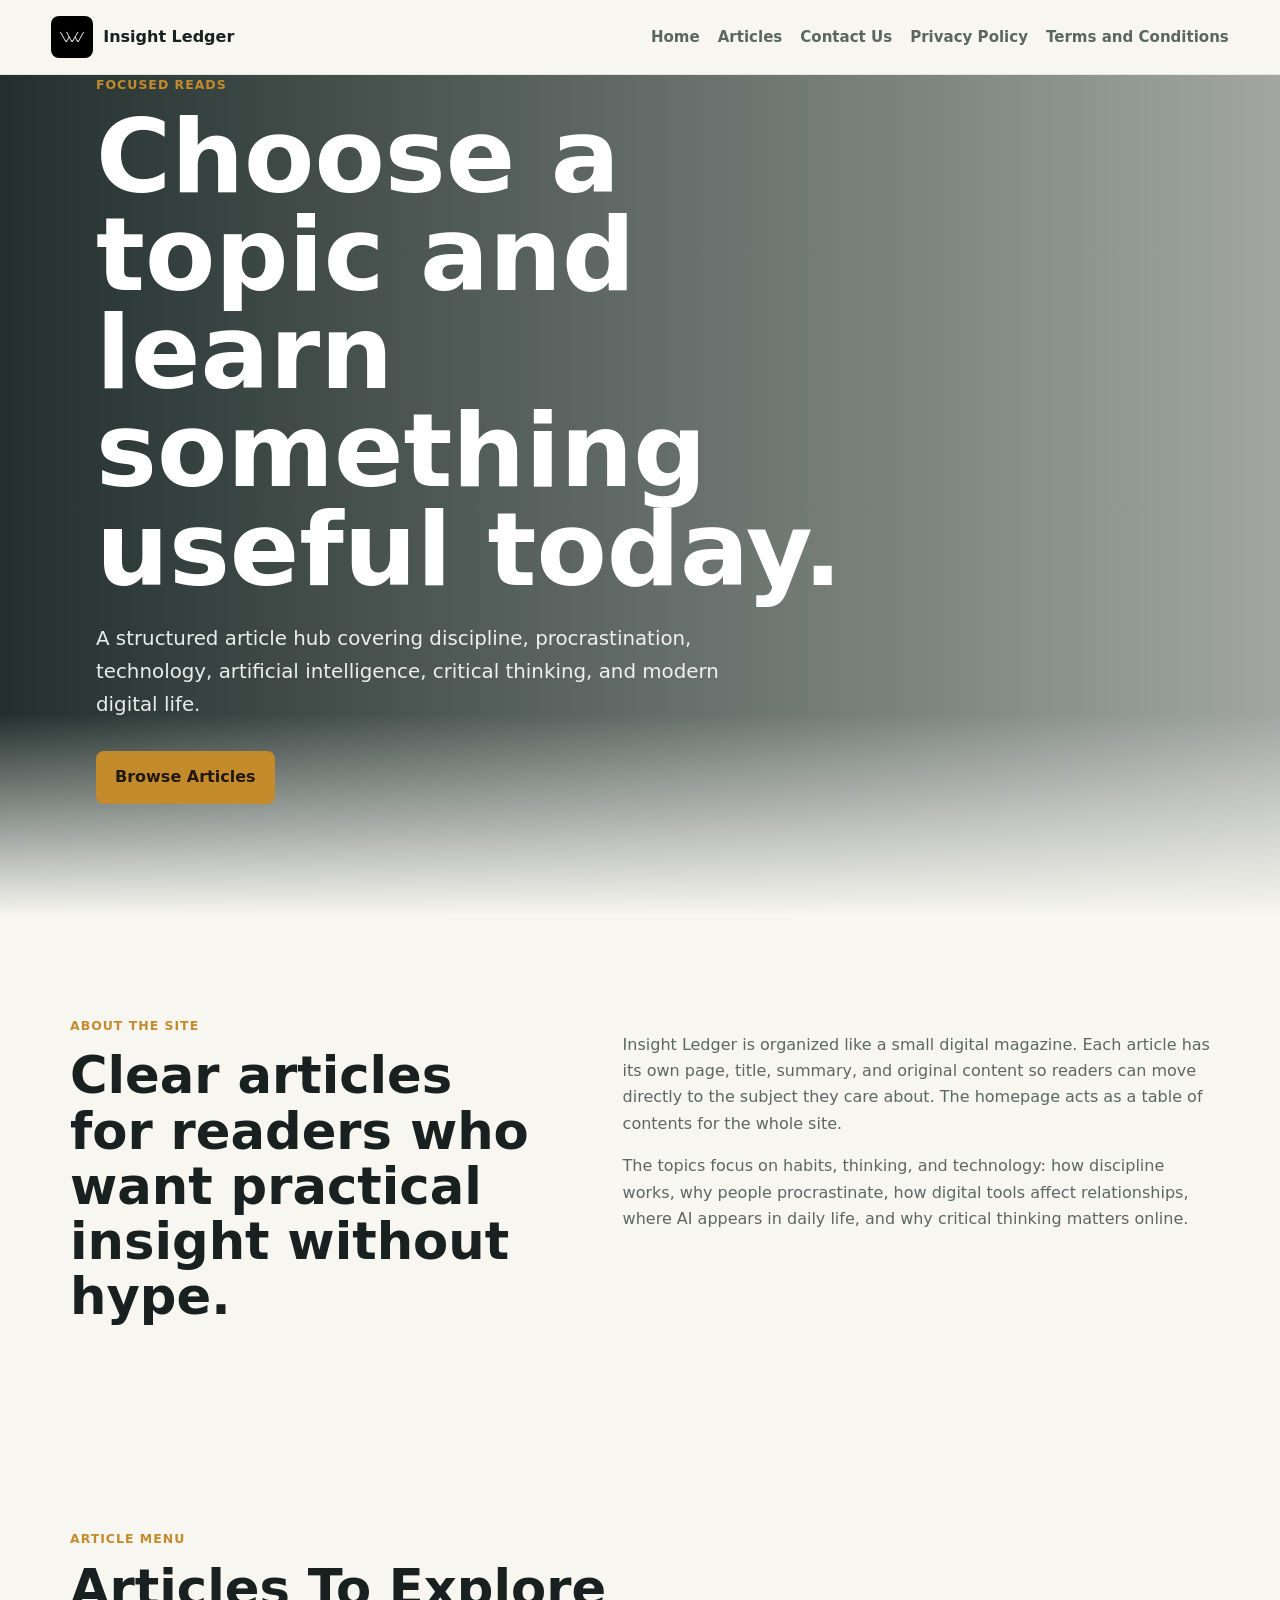
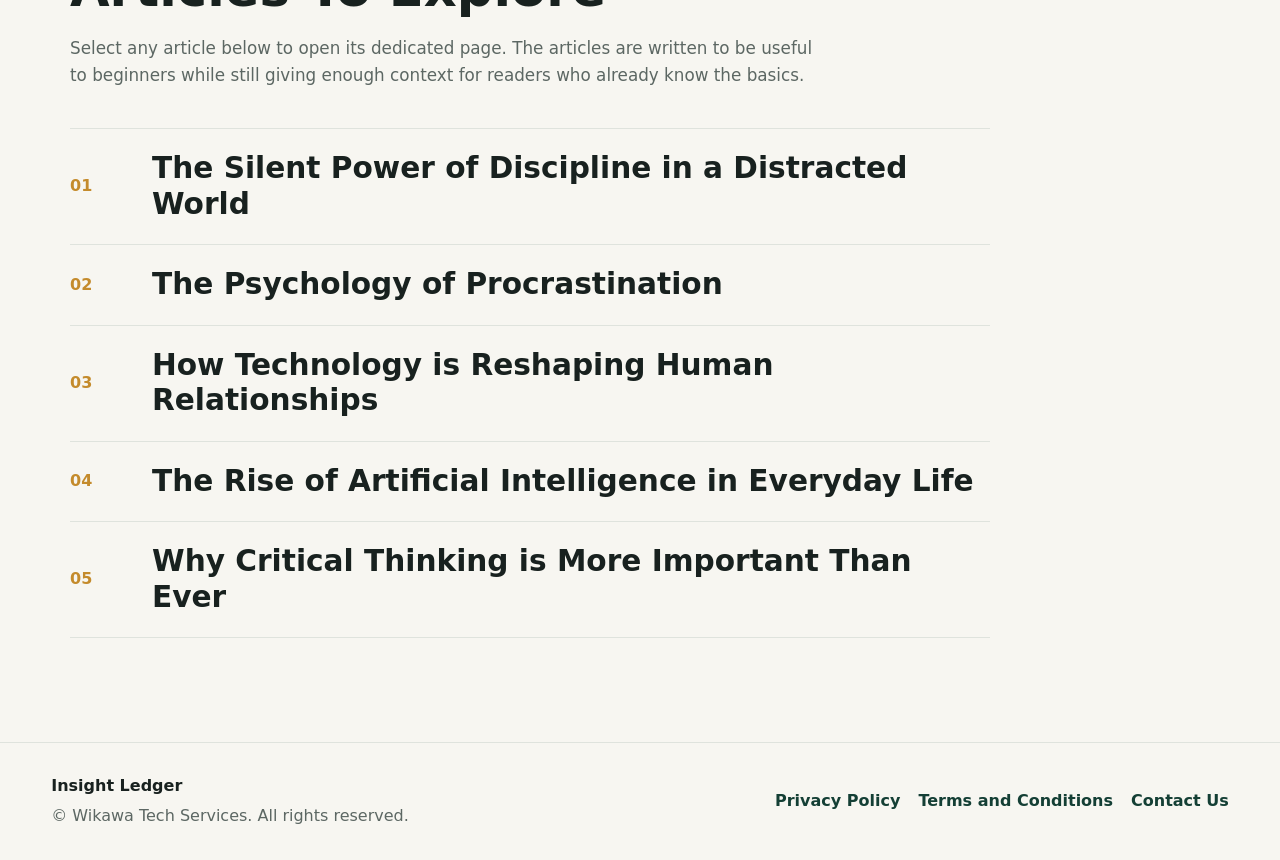
<file: index.html>
﻿<!doctype html>
<html lang="en">
  <head>
    <!-- Google tag (gtag.js) -->
    <script async src="https://www.googletagmanager.com/gtag/js?id=G-WBN663Y101"></script>
    <script>
      window.dataLayer = window.dataLayer || [];
      function gtag(){dataLayer.push(arguments);}
      gtag('js', new Date());

      gtag('config', 'G-WBN663Y101');
    </script>
    <meta charset="utf-8" />
    <meta name="viewport" content="width=device-width, initial-scale=1" />
    <meta
      name="description"
      content="Insight Ledger publishes clear beginner-friendly articles on technology, AI, finance, business, careers, cybersecurity, productivity, and digital life."
    />
    <meta name="google-site-verification" content="replace-with-google-search-console-token" />
    <title>Insight Ledger | Practical Articles on Tech, AI, Finance and Digital Life</title>
    <link rel="icon" type="image/png" href="wikawa%20logo.png" />
    <link rel="stylesheet" href="styles.css" />
  </head>
  <body>
    <header class="site-header">
      <a class="brand" href="index.html" aria-label="Insight Ledger home">
        <img class="brand-logo" src="wikawa%20logo.png" alt="Wikawa Tech Services logo" />
        <span>Insight Ledger</span>
      </a>
      <button class="menu-toggle" type="button" aria-expanded="false" aria-controls="site-menu">
        Menu
      </button>
      <nav class="site-nav" id="site-menu" aria-label="Main navigation">
        <a href="index.html">Home</a>
        <a href="#articles">Articles</a>
        <a href="contact.html">Contact Us</a>
        <a href="privacy-policy.html">Privacy Policy</a>
        <a href="terms-and-conditions.html">Terms and Conditions</a>
      </nav>
    </header>

    <main>
      <section class="hero">
        <div class="hero-media" aria-hidden="true"></div>
        <div class="hero-content">
          <p class="eyebrow">Focused reads</p>
          <h1>Choose a topic and learn something useful today.</h1>
          <p>
            A structured article hub covering discipline, procrastination, technology,
            artificial intelligence, critical thinking, and modern digital life.
          </p>
          <a class="button primary" href="#articles">Browse Articles</a>
        </div>
      </section>

      <section class="intro-section">
        <div>
          <p class="section-kicker">About The Site</p>
          <h2>Clear articles for readers who want practical insight without hype.</h2>
        </div>
        <div class="article-copy">
          <p>
            Insight Ledger is organized like a small digital magazine. Each article has its own
            page, title, summary, and original content so readers can move directly to the subject
            they care about. The homepage acts as a table of contents for the whole site.
          </p>
          <p>
            The topics focus on habits, thinking, and technology: how discipline works, why people
            procrastinate, how digital tools affect relationships, where AI appears in daily life,
            and why critical thinking matters online.
          </p>
        </div>
      </section>

      <section class="content-section" id="articles">
        <p class="section-kicker">Article Menu</p>
        <h2>Articles To Explore</h2>
        <p class="section-lead">
          Select any article below to open its dedicated page. The articles are written to be useful
          to beginners while still giving enough context for readers who already know the basics.
        </p>

        <ol class="article-list">
          <li>
            <a href="articles/the-silent-power-of-discipline-in-a-distracted-world.html">
              <span>01</span>
              <strong>The Silent Power of Discipline in a Distracted World</strong>
            </a>
          </li>
          <li>
            <a href="articles/the-psychology-of-procrastination.html">
              <span>02</span>
              <strong>The Psychology of Procrastination</strong>
            </a>
          </li>
          <li>
            <a href="articles/how-technology-is-reshaping-human-relationships.html">
              <span>03</span>
              <strong>How Technology is Reshaping Human Relationships</strong>
            </a>
          </li>
          <li>
            <a href="articles/the-rise-of-artificial-intelligence-in-everyday-life.html">
              <span>04</span>
              <strong>The Rise of Artificial Intelligence in Everyday Life</strong>
            </a>
          </li>
          <li>
            <a href="articles/why-critical-thinking-is-more-important-than-ever.html">
              <span>05</span>
              <strong>Why Critical Thinking is More Important Than Ever</strong>
            </a>
          </li>
        </ol>
      </section>
    </main>

    <footer class="site-footer">
      <div>
        <strong>Insight Ledger</strong>
        <p>© Wikawa Tech Services. All rights reserved.</p>
      </div>
      <nav aria-label="Footer navigation">
        <a href="privacy-policy.html">Privacy Policy</a>
        <a href="terms-and-conditions.html">Terms and Conditions</a>
        <a href="contact.html">Contact Us</a>
      </nav>
    </footer>

    <script src="script.js"></script>
  </body>
</html>
</file>
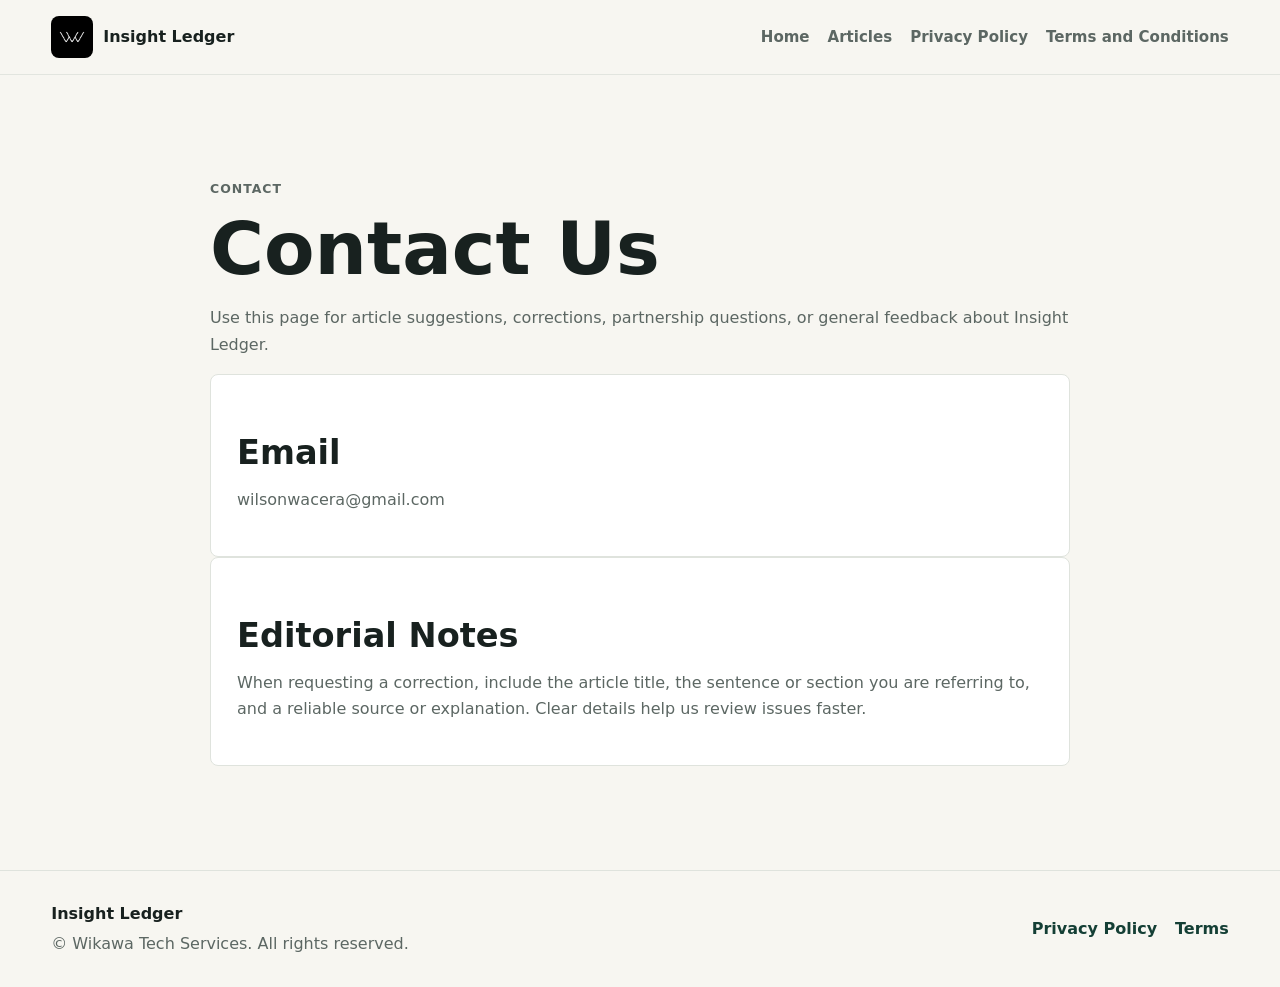
<file: contact.html>
﻿<!doctype html>
<html lang="en">
  <head>
    <!-- Google tag (gtag.js) -->
    <script async src="https://www.googletagmanager.com/gtag/js?id=G-WBN663Y101"></script>
    <script>
      window.dataLayer = window.dataLayer || [];
      function gtag(){dataLayer.push(arguments);}
      gtag('js', new Date());

      gtag('config', 'G-WBN663Y101');
    </script>
    <meta charset="utf-8" />
    <meta name="viewport" content="width=device-width, initial-scale=1" />
    <meta name="description" content="Contact Insight Ledger for questions, corrections, and article suggestions." />
    <title>Contact Us | Insight Ledger</title>
    <link rel="icon" type="image/png" href="wikawa%20logo.png" />
    <link rel="stylesheet" href="styles.css" />
  </head>
  <body>
    <header class="site-header">
      <a class="brand" href="index.html"><img class="brand-logo" src="wikawa%20logo.png" alt="Wikawa Tech Services logo" /><span>Insight Ledger</span></a>
      <button class="menu-toggle" type="button" aria-expanded="false" aria-controls="site-menu">Menu</button>
      <nav class="site-nav" id="site-menu">
        <a href="index.html">Home</a><a href="index.html#articles">Articles</a><a href="privacy-policy.html">Privacy Policy</a><a href="terms-and-conditions.html">Terms and Conditions</a>
      </nav>
    </header>
    <main class="contact-page">
      <p class="article-meta">Contact</p>
      <h1>Contact Us</h1>
      <p>Use this page for article suggestions, corrections, partnership questions, or general feedback about Insight Ledger.</p>
      <section class="contact-card">
        <h2>Email</h2>
        <p>wilsonwacera@gmail.com</p>
      </section>
      <section class="contact-card">
        <h2>Editorial Notes</h2>
        <p>When requesting a correction, include the article title, the sentence or section you are referring to, and a reliable source or explanation. Clear details help us review issues faster.</p>
      </section>
    </main>
    <footer class="site-footer"><div><strong>Insight Ledger</strong><p>© Wikawa Tech Services. All rights reserved.</p></div><nav><a href="privacy-policy.html">Privacy Policy</a><a href="terms-and-conditions.html">Terms</a></nav></footer>
    <script src="script.js"></script>
  </body>
</html>
</file>
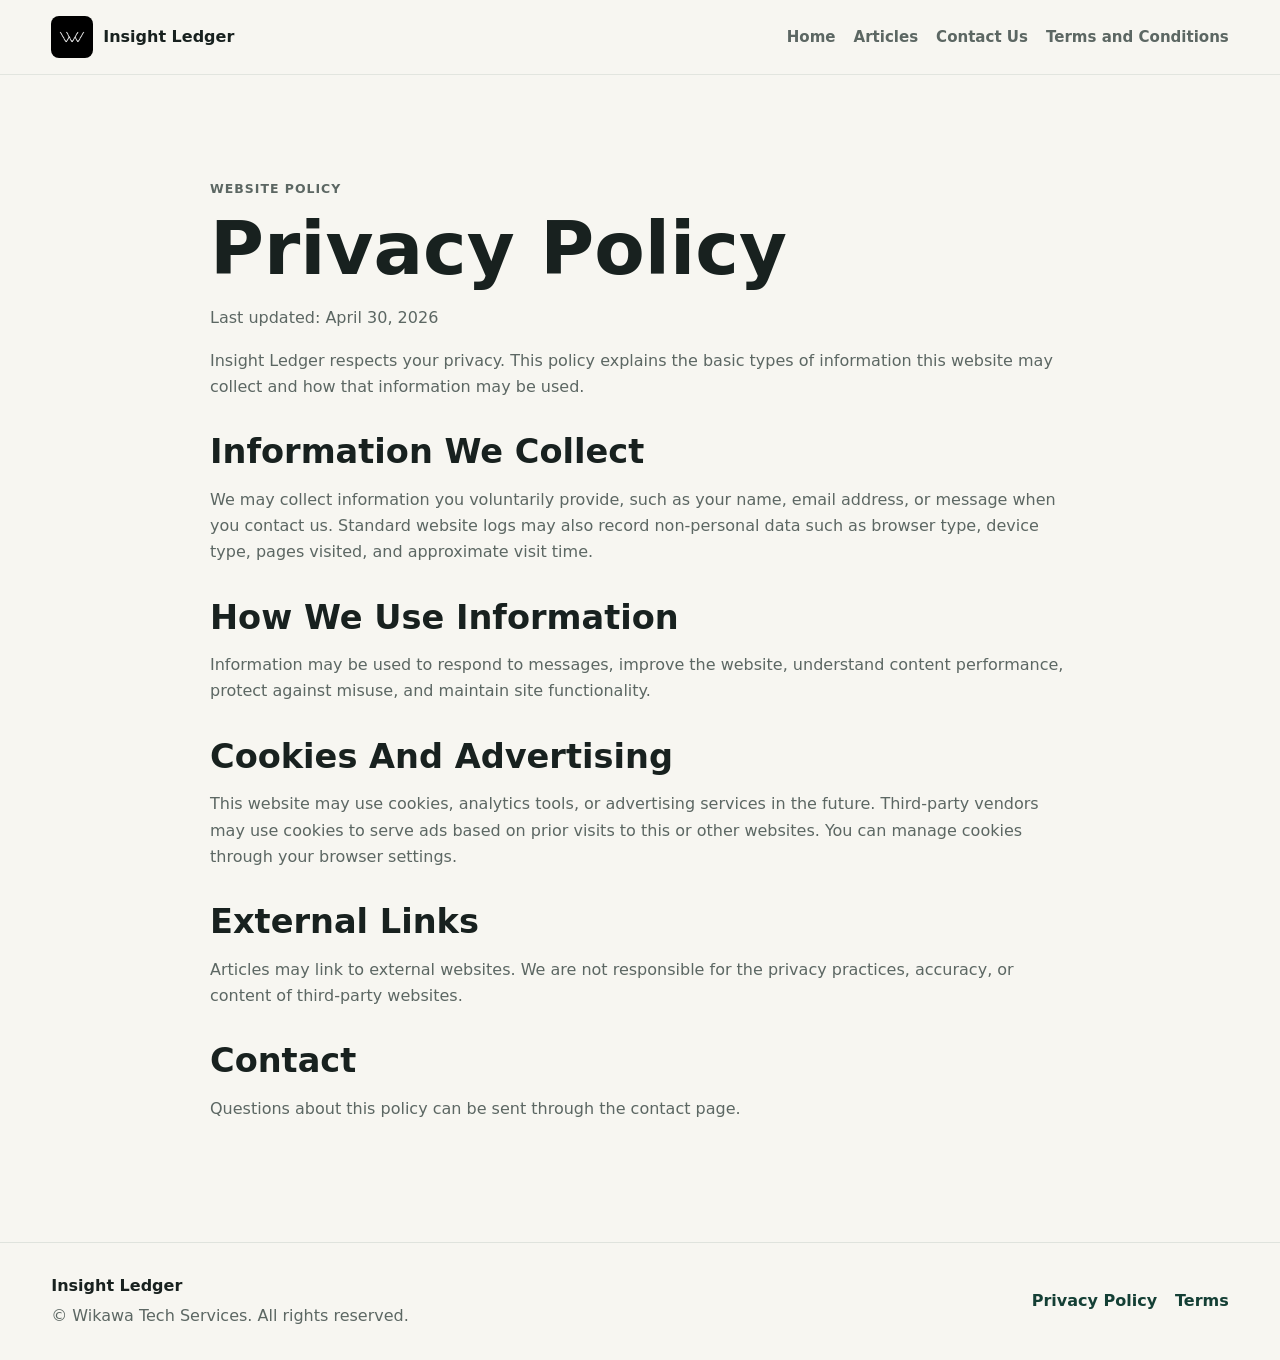
<file: privacy-policy.html>
﻿<!doctype html>
<html lang="en">
  <head>
    <!-- Google tag (gtag.js) -->
    <script async src="https://www.googletagmanager.com/gtag/js?id=G-WBN663Y101"></script>
    <script>
      window.dataLayer = window.dataLayer || [];
      function gtag(){dataLayer.push(arguments);}
      gtag('js', new Date());

      gtag('config', 'G-WBN663Y101');
    </script>
    <meta charset="utf-8" />
    <meta name="viewport" content="width=device-width, initial-scale=1" />
    <meta name="description" content="Privacy Policy for Insight Ledger." />
    <title>Privacy Policy | Insight Ledger</title>
    <link rel="icon" type="image/png" href="wikawa%20logo.png" />
    <link rel="stylesheet" href="styles.css" />
  </head>
  <body>
    <header class="site-header">
      <a class="brand" href="index.html"><img class="brand-logo" src="wikawa%20logo.png" alt="Wikawa Tech Services logo" /><span>Insight Ledger</span></a>
      <button class="menu-toggle" type="button" aria-expanded="false" aria-controls="site-menu">Menu</button>
      <nav class="site-nav" id="site-menu">
        <a href="index.html">Home</a><a href="index.html#articles">Articles</a><a href="contact.html">Contact Us</a><a href="terms-and-conditions.html">Terms and Conditions</a>
      </nav>
    </header>
    <main class="legal-page">
      <p class="article-meta">Website Policy</p>
      <h1>Privacy Policy</h1>
      <p>Last updated: April 30, 2026</p>
      <p>Insight Ledger respects your privacy. This policy explains the basic types of information this website may collect and how that information may be used.</p>
      <h2>Information We Collect</h2>
      <p>We may collect information you voluntarily provide, such as your name, email address, or message when you contact us. Standard website logs may also record non-personal data such as browser type, device type, pages visited, and approximate visit time.</p>
      <h2>How We Use Information</h2>
      <p>Information may be used to respond to messages, improve the website, understand content performance, protect against misuse, and maintain site functionality.</p>
      <h2>Cookies And Advertising</h2>
      <p>This website may use cookies, analytics tools, or advertising services in the future. Third-party vendors may use cookies to serve ads based on prior visits to this or other websites. You can manage cookies through your browser settings.</p>
      <h2>External Links</h2>
      <p>Articles may link to external websites. We are not responsible for the privacy practices, accuracy, or content of third-party websites.</p>
      <h2>Contact</h2>
      <p>Questions about this policy can be sent through the contact page.</p>
    </main>
    <footer class="site-footer"><div><strong>Insight Ledger</strong><p>© Wikawa Tech Services. All rights reserved.</p></div><nav><a href="privacy-policy.html">Privacy Policy</a><a href="terms-and-conditions.html">Terms</a></nav></footer>
    <script src="script.js"></script>
  </body>
</html>
</file>
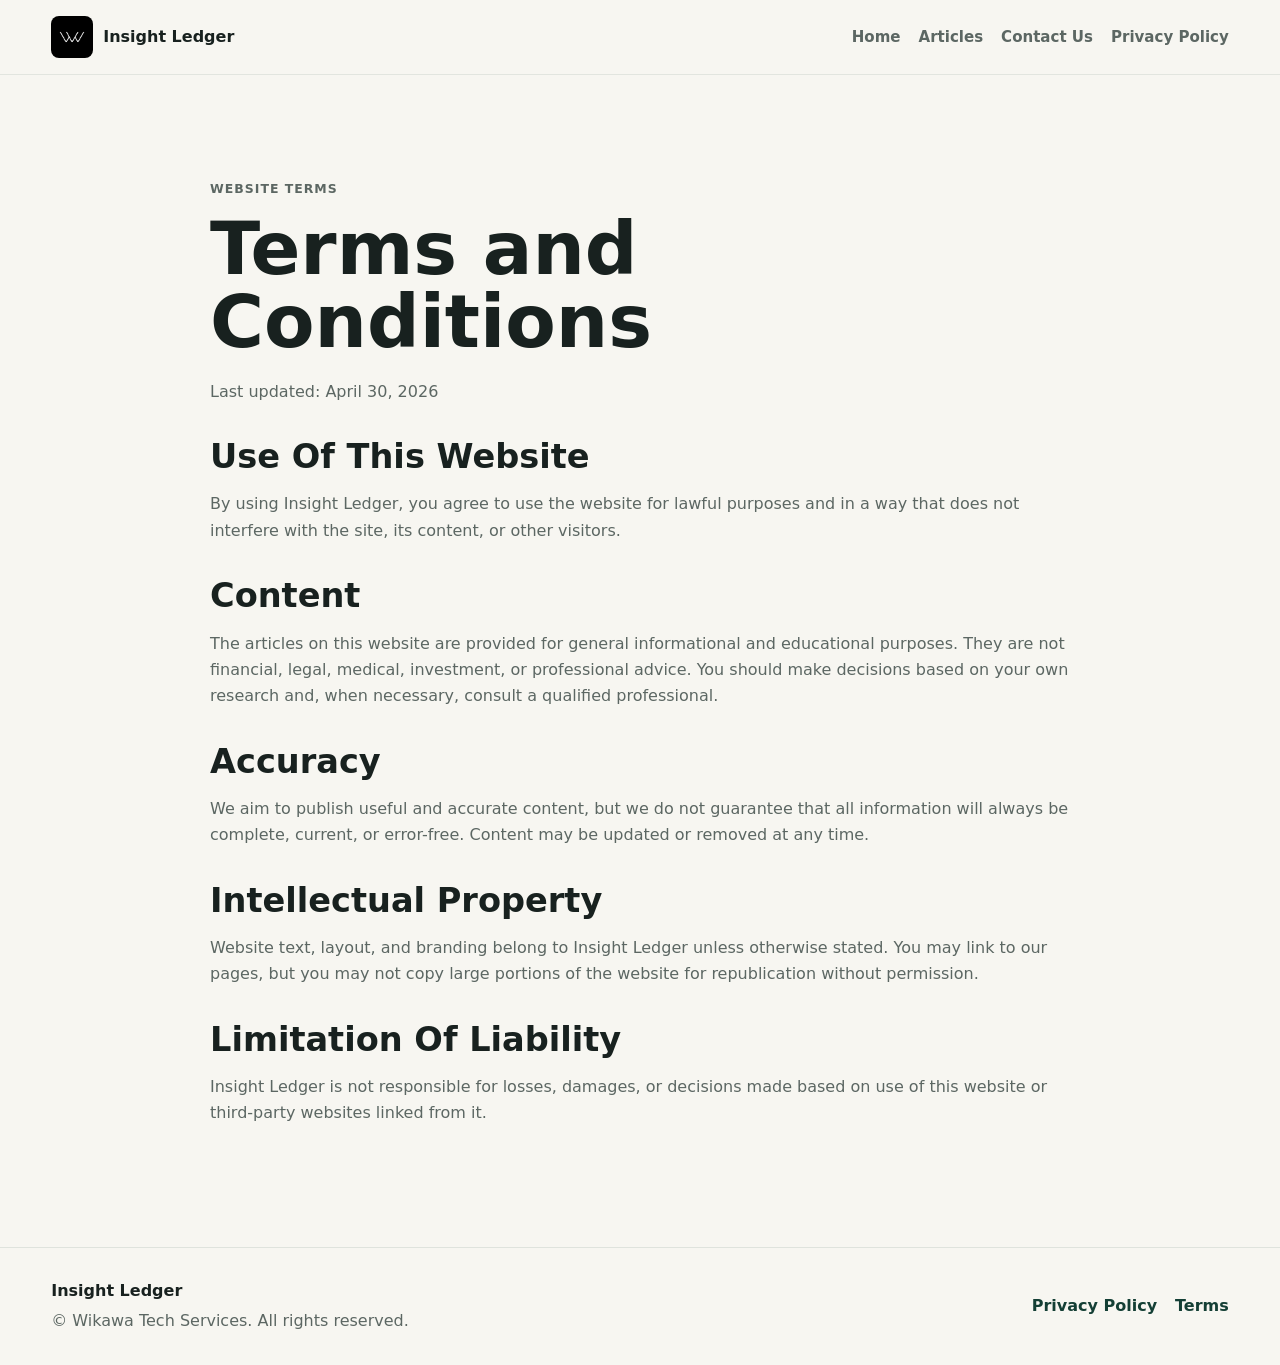
<file: terms-and-conditions.html>
﻿<!doctype html>
<html lang="en">
  <head>
    <!-- Google tag (gtag.js) -->
    <script async src="https://www.googletagmanager.com/gtag/js?id=G-WBN663Y101"></script>
    <script>
      window.dataLayer = window.dataLayer || [];
      function gtag(){dataLayer.push(arguments);}
      gtag('js', new Date());

      gtag('config', 'G-WBN663Y101');
    </script>
    <meta charset="utf-8" />
    <meta name="viewport" content="width=device-width, initial-scale=1" />
    <meta name="description" content="Terms and Conditions for using Insight Ledger." />
    <title>Terms and Conditions | Insight Ledger</title>
    <link rel="icon" type="image/png" href="wikawa%20logo.png" />
    <link rel="stylesheet" href="styles.css" />
  </head>
  <body>
    <header class="site-header">
      <a class="brand" href="index.html"><img class="brand-logo" src="wikawa%20logo.png" alt="Wikawa Tech Services logo" /><span>Insight Ledger</span></a>
      <button class="menu-toggle" type="button" aria-expanded="false" aria-controls="site-menu">Menu</button>
      <nav class="site-nav" id="site-menu">
        <a href="index.html">Home</a><a href="index.html#articles">Articles</a><a href="contact.html">Contact Us</a><a href="privacy-policy.html">Privacy Policy</a>
      </nav>
    </header>
    <main class="legal-page">
      <p class="article-meta">Website Terms</p>
      <h1>Terms and Conditions</h1>
      <p>Last updated: April 30, 2026</p>
      <h2>Use Of This Website</h2>
      <p>By using Insight Ledger, you agree to use the website for lawful purposes and in a way that does not interfere with the site, its content, or other visitors.</p>
      <h2>Content</h2>
      <p>The articles on this website are provided for general informational and educational purposes. They are not financial, legal, medical, investment, or professional advice. You should make decisions based on your own research and, when necessary, consult a qualified professional.</p>
      <h2>Accuracy</h2>
      <p>We aim to publish useful and accurate content, but we do not guarantee that all information will always be complete, current, or error-free. Content may be updated or removed at any time.</p>
      <h2>Intellectual Property</h2>
      <p>Website text, layout, and branding belong to Insight Ledger unless otherwise stated. You may link to our pages, but you may not copy large portions of the website for republication without permission.</p>
      <h2>Limitation Of Liability</h2>
      <p>Insight Ledger is not responsible for losses, damages, or decisions made based on use of this website or third-party websites linked from it.</p>
    </main>
    <footer class="site-footer"><div><strong>Insight Ledger</strong><p>© Wikawa Tech Services. All rights reserved.</p></div><nav><a href="privacy-policy.html">Privacy Policy</a><a href="terms-and-conditions.html">Terms</a></nav></footer>
    <script src="script.js"></script>
  </body>
</html>
</file>
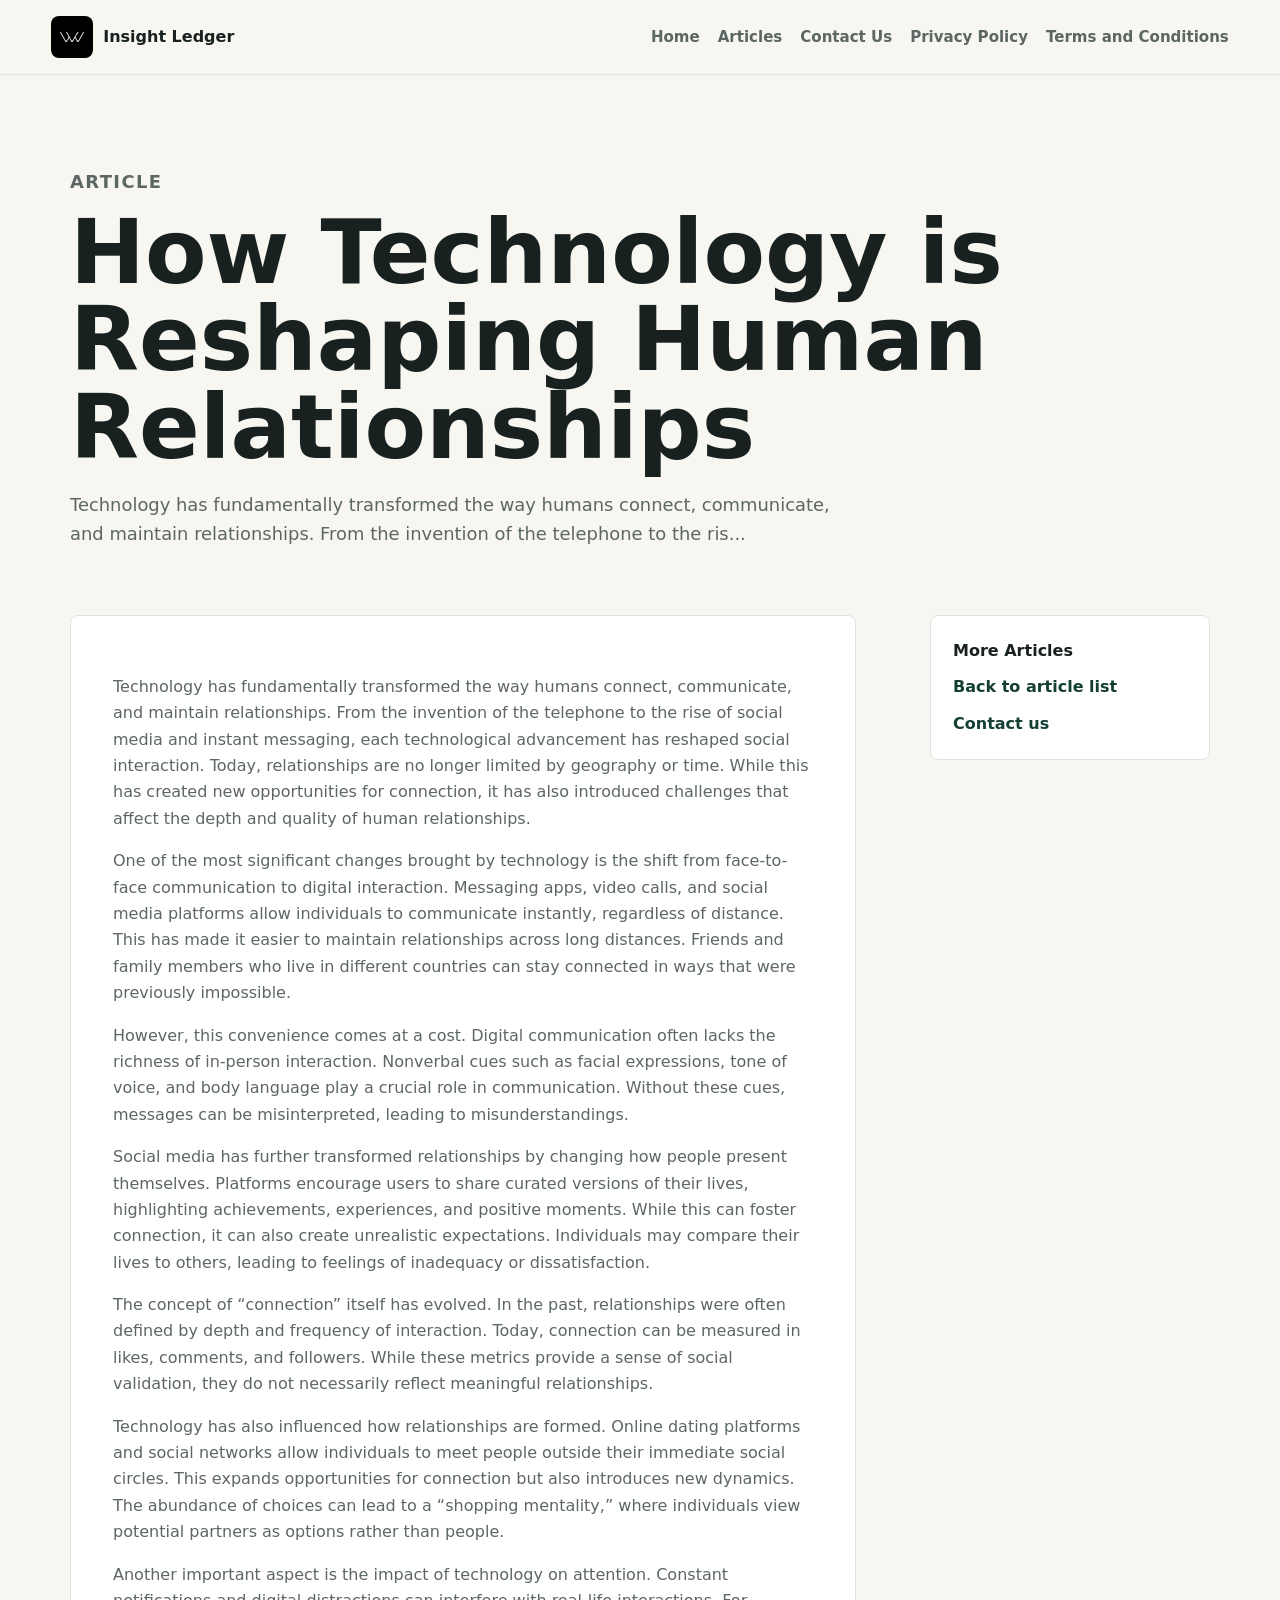
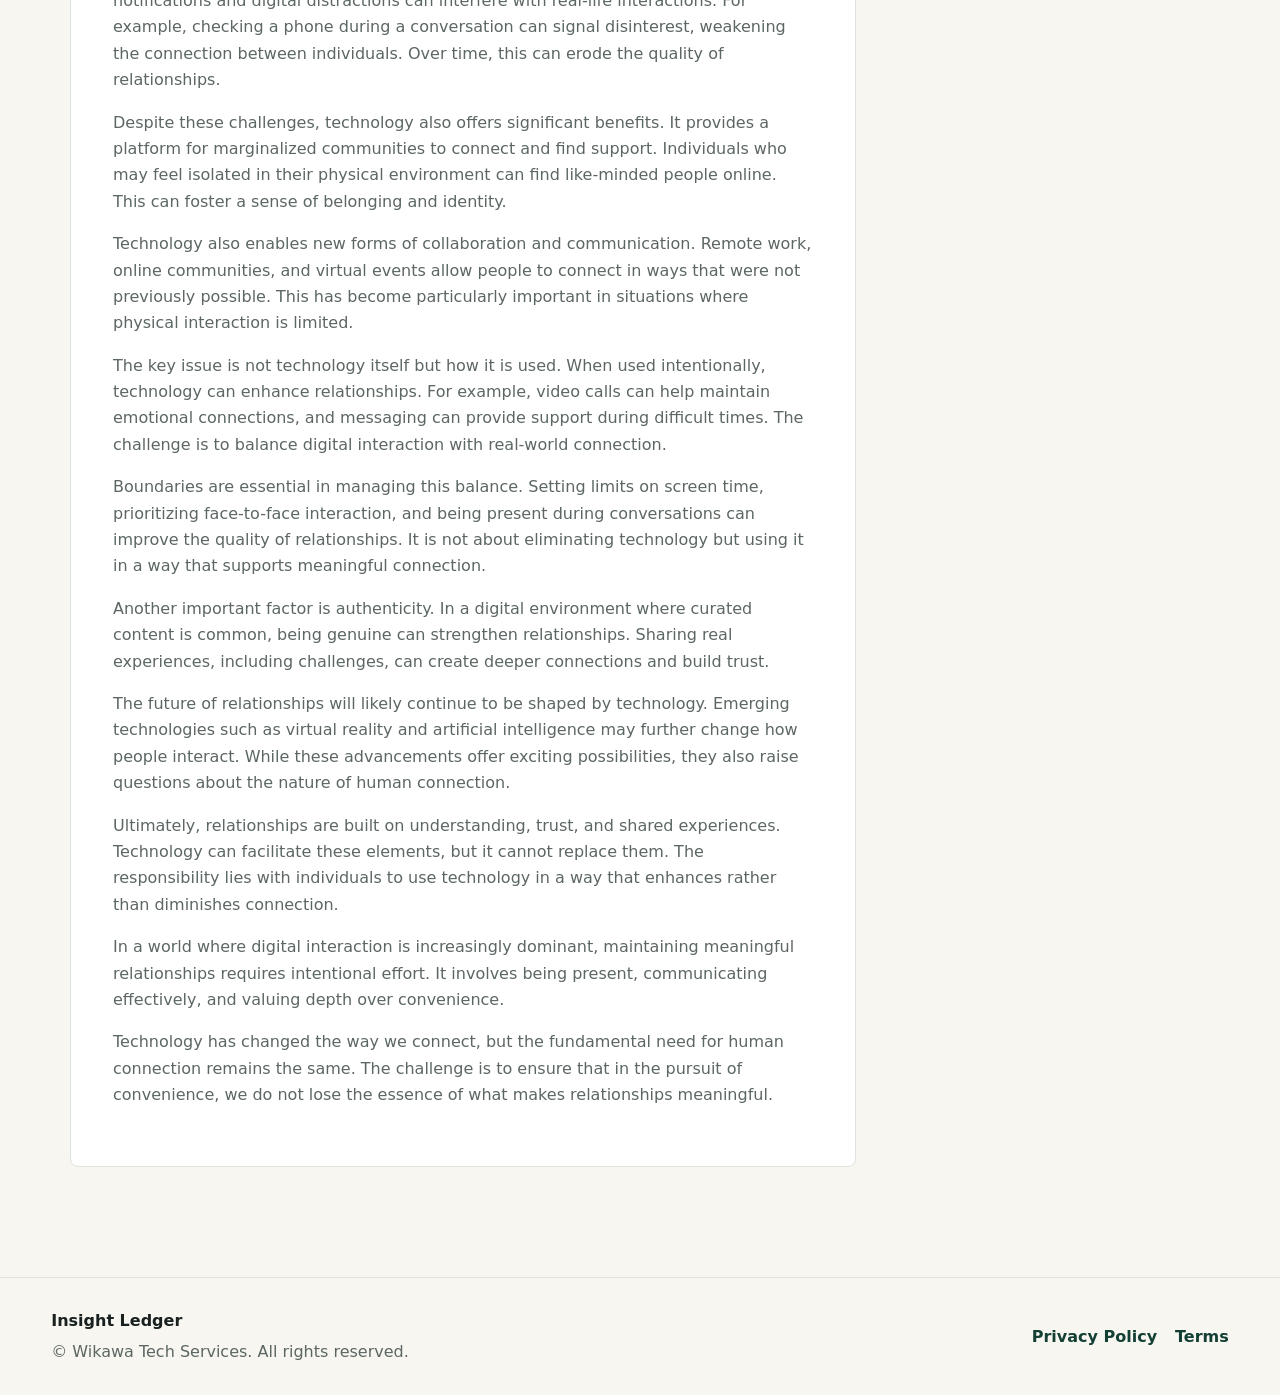
<file: articles/how-technology-is-reshaping-human-relationships.html>
﻿<!doctype html>
<html lang="en">
  <head>
    <!-- Google tag (gtag.js) -->
    <script async src="https://www.googletagmanager.com/gtag/js?id=G-WBN663Y101"></script>
    <script>
      window.dataLayer = window.dataLayer || [];
      function gtag(){dataLayer.push(arguments);}
      gtag('js', new Date());

      gtag('config', 'G-WBN663Y101');
    </script>
    <meta charset="utf-8" />
    <meta name="viewport" content="width=device-width, initial-scale=1" />
    <meta name="description" content="Technology has fundamentally transformed the way humans connect, communicate, and maintain relationships. From the invention of the telephone to the ris..." />
    <title>How Technology is Reshaping Human Relationships | Insight Ledger</title>
    <link rel="icon" type="image/png" href="../wikawa%20logo.png" />
    <link rel="stylesheet" href="../styles.css" />
  </head>
  <body>
    <header class="site-header">
      <a class="brand" href="../index.html"><img class="brand-logo" src="../wikawa%20logo.png" alt="Wikawa Tech Services logo" /><span>Insight Ledger</span></a>
      <button class="menu-toggle" type="button" aria-expanded="false" aria-controls="site-menu">Menu</button>
      <nav class="site-nav" id="site-menu">
        <a href="../index.html">Home</a>
        <a href="../index.html#articles">Articles</a>
        <a href="../contact.html">Contact Us</a>
        <a href="../privacy-policy.html">Privacy Policy</a>
        <a href="../terms-and-conditions.html">Terms and Conditions</a>
      </nav>
    </header>
    <main>
      <section class="page-header">
        <p class="article-meta">Article</p>
        <h1>How Technology is Reshaping Human Relationships</h1>
        <p>Technology has fundamentally transformed the way humans connect, communicate, and maintain relationships. From the invention of the telephone to the ris...</p>
      </section>
      <section class="article-layout">
        <article class="article-body">
          <p>Technology has fundamentally transformed the way humans connect, communicate, and maintain relationships. From the invention of the telephone to the rise of social media and instant messaging, each technological advancement has reshaped social interaction. Today, relationships are no longer limited by geography or time. While this has created new opportunities for connection, it has also introduced challenges that affect the depth and quality of human relationships.</p>
          <p>One of the most significant changes brought by technology is the shift from face-to-face communication to digital interaction. Messaging apps, video calls, and social media platforms allow individuals to communicate instantly, regardless of distance. This has made it easier to maintain relationships across long distances. Friends and family members who live in different countries can stay connected in ways that were previously impossible.</p>
          <p>However, this convenience comes at a cost. Digital communication often lacks the richness of in-person interaction. Nonverbal cues such as facial expressions, tone of voice, and body language play a crucial role in communication. Without these cues, messages can be misinterpreted, leading to misunderstandings.</p>
          <p>Social media has further transformed relationships by changing how people present themselves. Platforms encourage users to share curated versions of their lives, highlighting achievements, experiences, and positive moments. While this can foster connection, it can also create unrealistic expectations. Individuals may compare their lives to others, leading to feelings of inadequacy or dissatisfaction.</p>
          <p>The concept of “connection” itself has evolved. In the past, relationships were often defined by depth and frequency of interaction. Today, connection can be measured in likes, comments, and followers. While these metrics provide a sense of social validation, they do not necessarily reflect meaningful relationships.</p>
          <p>Technology has also influenced how relationships are formed. Online dating platforms and social networks allow individuals to meet people outside their immediate social circles. This expands opportunities for connection but also introduces new dynamics. The abundance of choices can lead to a “shopping mentality,” where individuals view potential partners as options rather than people.</p>
          <p>Another important aspect is the impact of technology on attention. Constant notifications and digital distractions can interfere with real-life interactions. For example, checking a phone during a conversation can signal disinterest, weakening the connection between individuals. Over time, this can erode the quality of relationships.</p>
          <p>Despite these challenges, technology also offers significant benefits. It provides a platform for marginalized communities to connect and find support. Individuals who may feel isolated in their physical environment can find like-minded people online. This can foster a sense of belonging and identity.</p>
          <p>Technology also enables new forms of collaboration and communication. Remote work, online communities, and virtual events allow people to connect in ways that were not previously possible. This has become particularly important in situations where physical interaction is limited.</p>
          <p>The key issue is not technology itself but how it is used. When used intentionally, technology can enhance relationships. For example, video calls can help maintain emotional connections, and messaging can provide support during difficult times. The challenge is to balance digital interaction with real-world connection.</p>
          <p>Boundaries are essential in managing this balance. Setting limits on screen time, prioritizing face-to-face interaction, and being present during conversations can improve the quality of relationships. It is not about eliminating technology but using it in a way that supports meaningful connection.</p>
          <p>Another important factor is authenticity. In a digital environment where curated content is common, being genuine can strengthen relationships. Sharing real experiences, including challenges, can create deeper connections and build trust.</p>
          <p>The future of relationships will likely continue to be shaped by technology. Emerging technologies such as virtual reality and artificial intelligence may further change how people interact. While these advancements offer exciting possibilities, they also raise questions about the nature of human connection.</p>
          <p>Ultimately, relationships are built on understanding, trust, and shared experiences. Technology can facilitate these elements, but it cannot replace them. The responsibility lies with individuals to use technology in a way that enhances rather than diminishes connection.</p>
          <p>In a world where digital interaction is increasingly dominant, maintaining meaningful relationships requires intentional effort. It involves being present, communicating effectively, and valuing depth over convenience.</p>
          <p>Technology has changed the way we connect, but the fundamental need for human connection remains the same. The challenge is to ensure that in the pursuit of convenience, we do not lose the essence of what makes relationships meaningful.</p>
        </article>
        <aside class="article-sidebar">
          <strong>More Articles</strong>
          <a href="../index.html#articles">Back to article list</a>
          <a href="../contact.html">Contact us</a>
        </aside>
      </section>
    </main>
    <footer class="site-footer">
      <div><strong>Insight Ledger</strong><p>© Wikawa Tech Services. All rights reserved.</p></div>
      <nav><a href="../privacy-policy.html">Privacy Policy</a><a href="../terms-and-conditions.html">Terms</a></nav>
    </footer>
    <script src="../script.js"></script>
  </body>
</html>
</file>
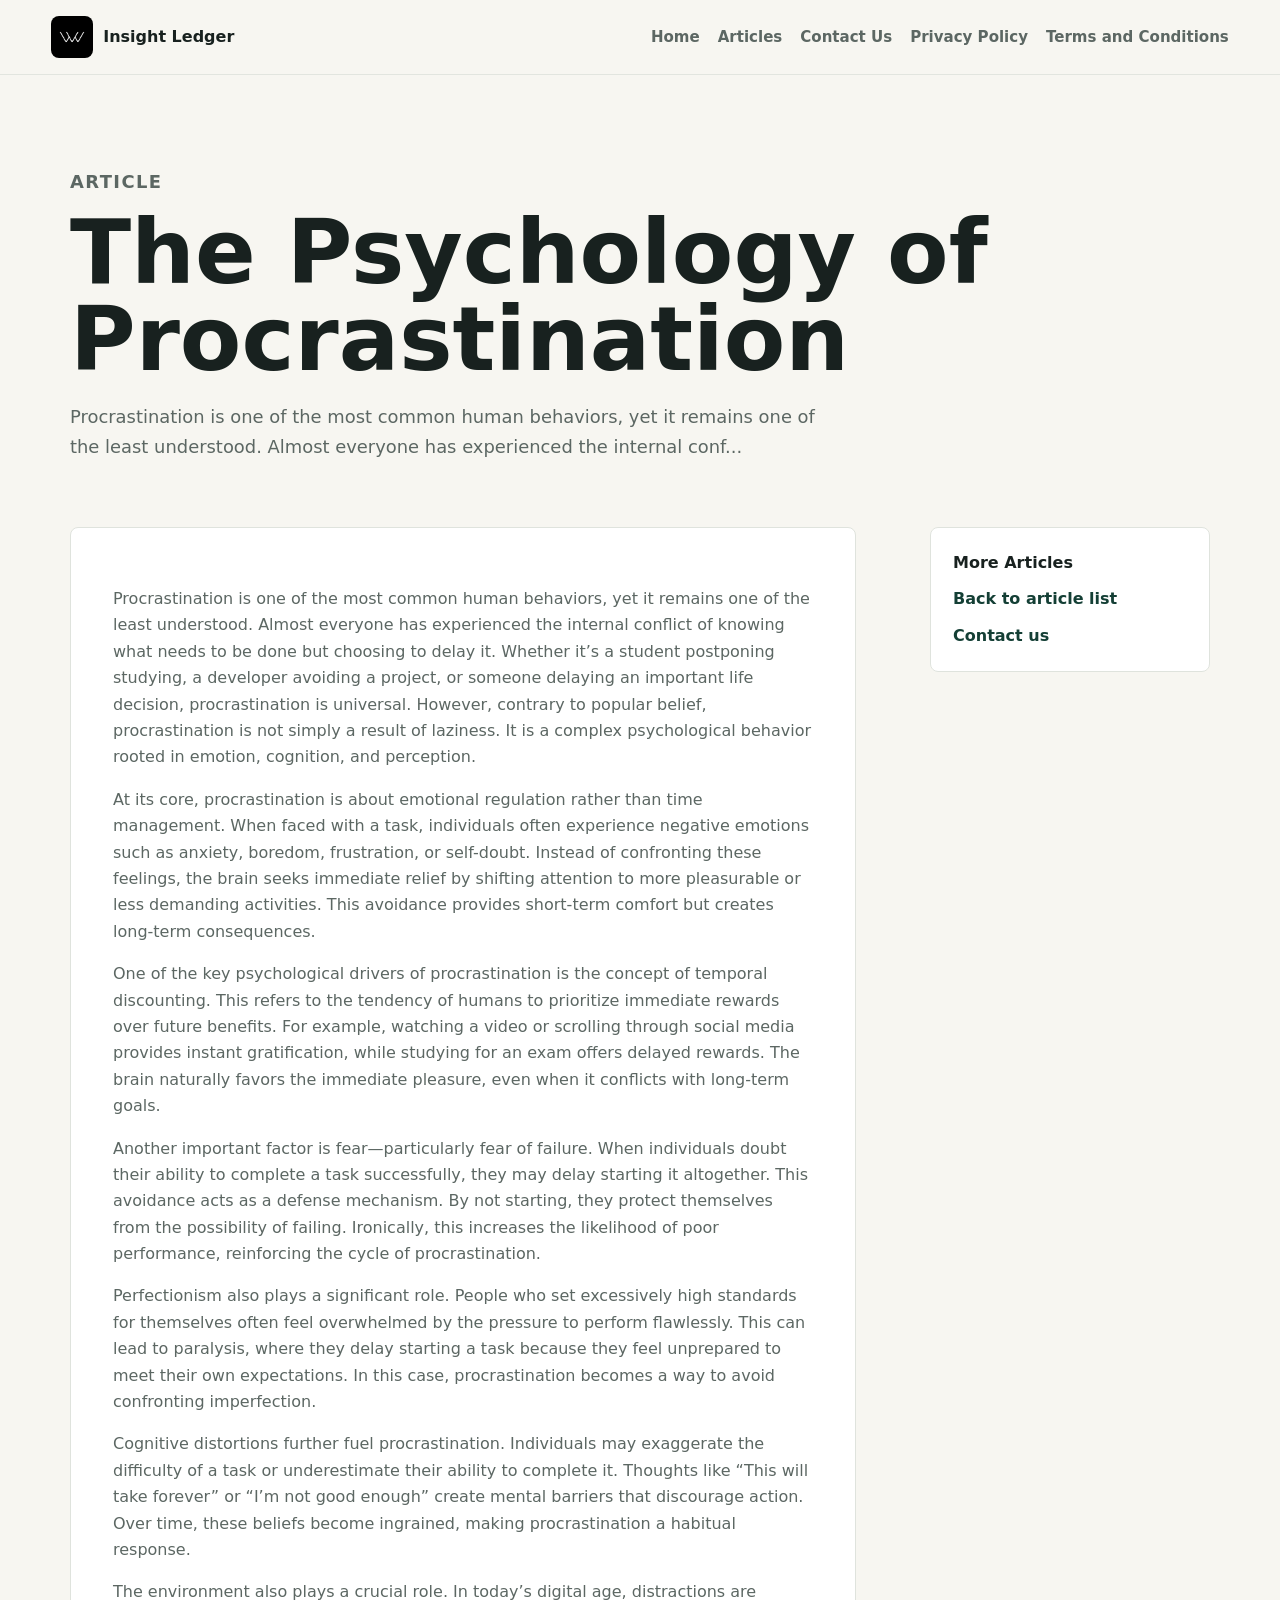
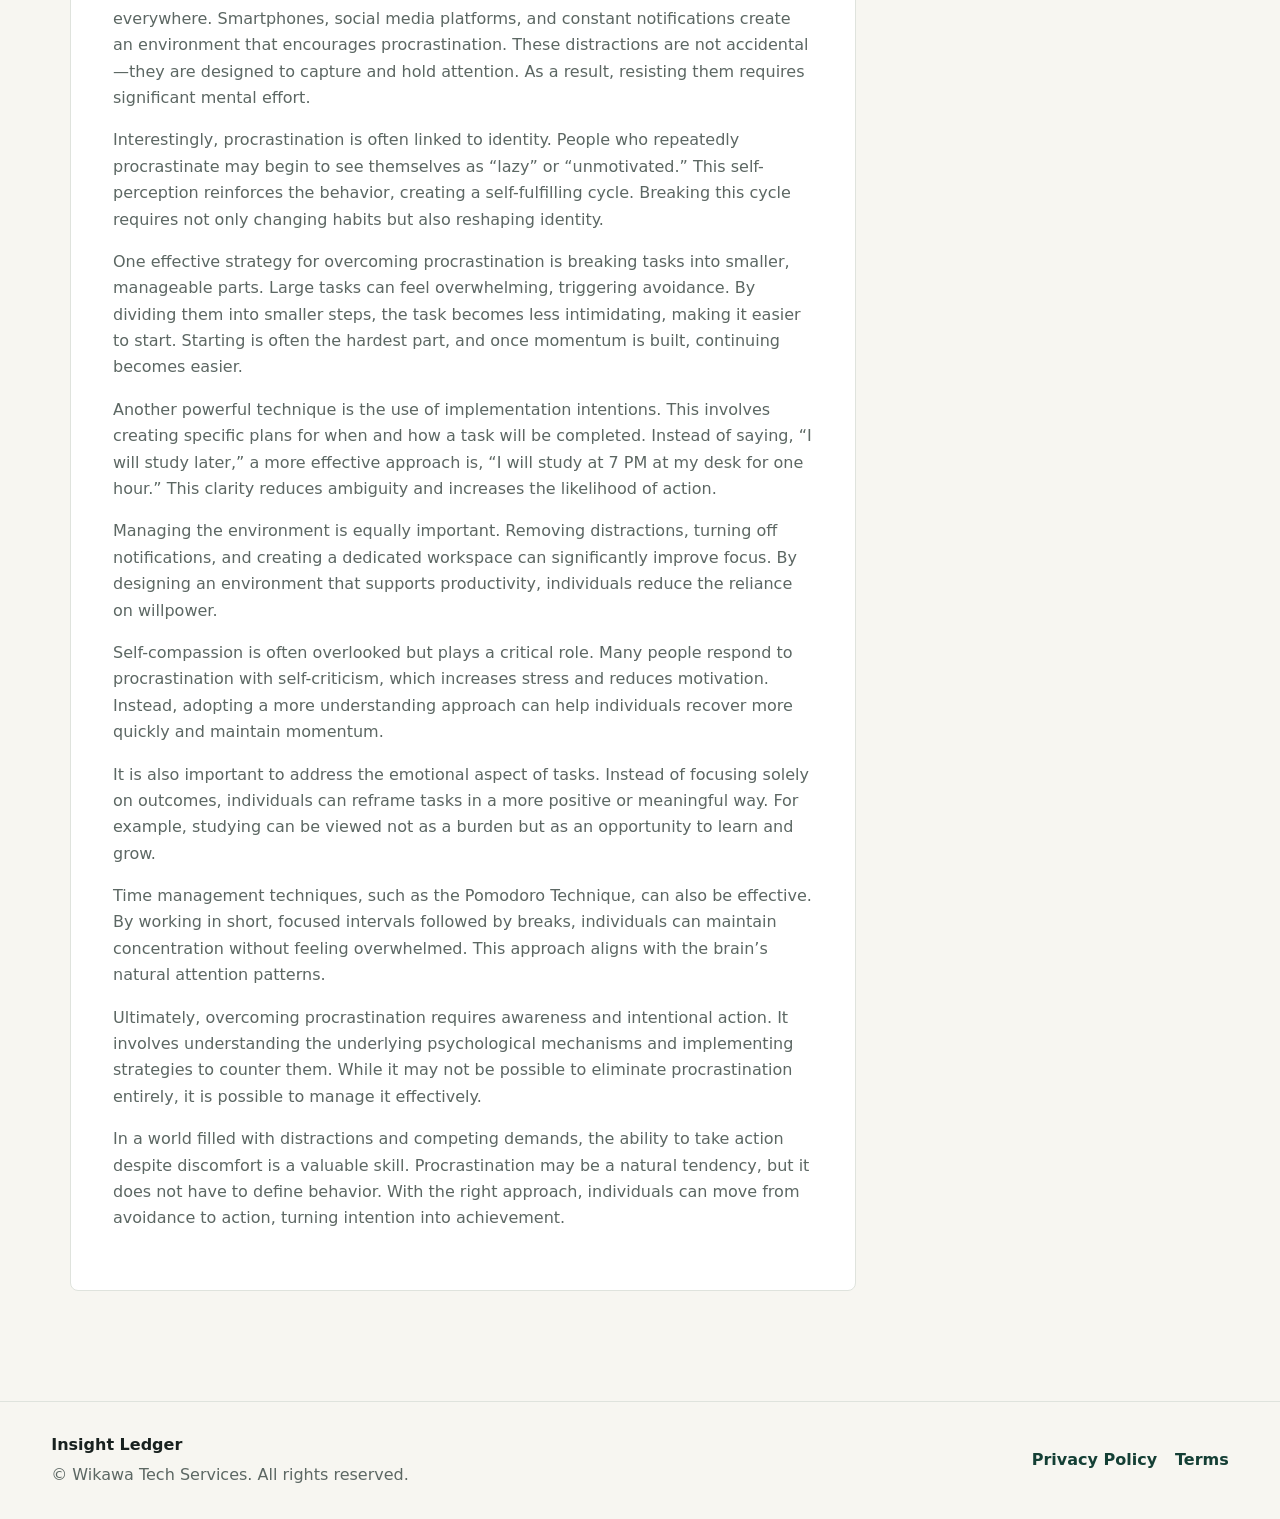
<file: articles/the-psychology-of-procrastination.html>
﻿<!doctype html>
<html lang="en">
  <head>
    <!-- Google tag (gtag.js) -->
    <script async src="https://www.googletagmanager.com/gtag/js?id=G-WBN663Y101"></script>
    <script>
      window.dataLayer = window.dataLayer || [];
      function gtag(){dataLayer.push(arguments);}
      gtag('js', new Date());

      gtag('config', 'G-WBN663Y101');
    </script>
    <meta charset="utf-8" />
    <meta name="viewport" content="width=device-width, initial-scale=1" />
    <meta name="description" content="Procrastination is one of the most common human behaviors, yet it remains one of the least understood. Almost everyone has experienced the internal conf..." />
    <title>The Psychology of Procrastination | Insight Ledger</title>
    <link rel="icon" type="image/png" href="../wikawa%20logo.png" />
    <link rel="stylesheet" href="../styles.css" />
  </head>
  <body>
    <header class="site-header">
      <a class="brand" href="../index.html"><img class="brand-logo" src="../wikawa%20logo.png" alt="Wikawa Tech Services logo" /><span>Insight Ledger</span></a>
      <button class="menu-toggle" type="button" aria-expanded="false" aria-controls="site-menu">Menu</button>
      <nav class="site-nav" id="site-menu">
        <a href="../index.html">Home</a>
        <a href="../index.html#articles">Articles</a>
        <a href="../contact.html">Contact Us</a>
        <a href="../privacy-policy.html">Privacy Policy</a>
        <a href="../terms-and-conditions.html">Terms and Conditions</a>
      </nav>
    </header>
    <main>
      <section class="page-header">
        <p class="article-meta">Article</p>
        <h1>The Psychology of Procrastination</h1>
        <p>Procrastination is one of the most common human behaviors, yet it remains one of the least understood. Almost everyone has experienced the internal conf...</p>
      </section>
      <section class="article-layout">
        <article class="article-body">
          <p>Procrastination is one of the most common human behaviors, yet it remains one of the least understood. Almost everyone has experienced the internal conflict of knowing what needs to be done but choosing to delay it. Whether it’s a student postponing studying, a developer avoiding a project, or someone delaying an important life decision, procrastination is universal. However, contrary to popular belief, procrastination is not simply a result of laziness. It is a complex psychological behavior rooted in emotion, cognition, and perception.</p>
          <p>At its core, procrastination is about emotional regulation rather than time management. When faced with a task, individuals often experience negative emotions such as anxiety, boredom, frustration, or self-doubt. Instead of confronting these feelings, the brain seeks immediate relief by shifting attention to more pleasurable or less demanding activities. This avoidance provides short-term comfort but creates long-term consequences.</p>
          <p>One of the key psychological drivers of procrastination is the concept of temporal discounting. This refers to the tendency of humans to prioritize immediate rewards over future benefits. For example, watching a video or scrolling through social media provides instant gratification, while studying for an exam offers delayed rewards. The brain naturally favors the immediate pleasure, even when it conflicts with long-term goals.</p>
          <p>Another important factor is fear—particularly fear of failure. When individuals doubt their ability to complete a task successfully, they may delay starting it altogether. This avoidance acts as a defense mechanism. By not starting, they protect themselves from the possibility of failing. Ironically, this increases the likelihood of poor performance, reinforcing the cycle of procrastination.</p>
          <p>Perfectionism also plays a significant role. People who set excessively high standards for themselves often feel overwhelmed by the pressure to perform flawlessly. This can lead to paralysis, where they delay starting a task because they feel unprepared to meet their own expectations. In this case, procrastination becomes a way to avoid confronting imperfection.</p>
          <p>Cognitive distortions further fuel procrastination. Individuals may exaggerate the difficulty of a task or underestimate their ability to complete it. Thoughts like “This will take forever” or “I’m not good enough” create mental barriers that discourage action. Over time, these beliefs become ingrained, making procrastination a habitual response.</p>
          <p>The environment also plays a crucial role. In today’s digital age, distractions are everywhere. Smartphones, social media platforms, and constant notifications create an environment that encourages procrastination. These distractions are not accidental—they are designed to capture and hold attention. As a result, resisting them requires significant mental effort.</p>
          <p>Interestingly, procrastination is often linked to identity. People who repeatedly procrastinate may begin to see themselves as “lazy” or “unmotivated.” This self-perception reinforces the behavior, creating a self-fulfilling cycle. Breaking this cycle requires not only changing habits but also reshaping identity.</p>
          <p>One effective strategy for overcoming procrastination is breaking tasks into smaller, manageable parts. Large tasks can feel overwhelming, triggering avoidance. By dividing them into smaller steps, the task becomes less intimidating, making it easier to start. Starting is often the hardest part, and once momentum is built, continuing becomes easier.</p>
          <p>Another powerful technique is the use of implementation intentions. This involves creating specific plans for when and how a task will be completed. Instead of saying, “I will study later,” a more effective approach is, “I will study at 7 PM at my desk for one hour.” This clarity reduces ambiguity and increases the likelihood of action.</p>
          <p>Managing the environment is equally important. Removing distractions, turning off notifications, and creating a dedicated workspace can significantly improve focus. By designing an environment that supports productivity, individuals reduce the reliance on willpower.</p>
          <p>Self-compassion is often overlooked but plays a critical role. Many people respond to procrastination with self-criticism, which increases stress and reduces motivation. Instead, adopting a more understanding approach can help individuals recover more quickly and maintain momentum.</p>
          <p>It is also important to address the emotional aspect of tasks. Instead of focusing solely on outcomes, individuals can reframe tasks in a more positive or meaningful way. For example, studying can be viewed not as a burden but as an opportunity to learn and grow.</p>
          <p>Time management techniques, such as the Pomodoro Technique, can also be effective. By working in short, focused intervals followed by breaks, individuals can maintain concentration without feeling overwhelmed. This approach aligns with the brain’s natural attention patterns.</p>
          <p>Ultimately, overcoming procrastination requires awareness and intentional action. It involves understanding the underlying psychological mechanisms and implementing strategies to counter them. While it may not be possible to eliminate procrastination entirely, it is possible to manage it effectively.</p>
          <p>In a world filled with distractions and competing demands, the ability to take action despite discomfort is a valuable skill. Procrastination may be a natural tendency, but it does not have to define behavior. With the right approach, individuals can move from avoidance to action, turning intention into achievement.</p>
        </article>
        <aside class="article-sidebar">
          <strong>More Articles</strong>
          <a href="../index.html#articles">Back to article list</a>
          <a href="../contact.html">Contact us</a>
        </aside>
      </section>
    </main>
    <footer class="site-footer">
      <div><strong>Insight Ledger</strong><p>© Wikawa Tech Services. All rights reserved.</p></div>
      <nav><a href="../privacy-policy.html">Privacy Policy</a><a href="../terms-and-conditions.html">Terms</a></nav>
    </footer>
    <script src="../script.js"></script>
  </body>
</html>
</file>
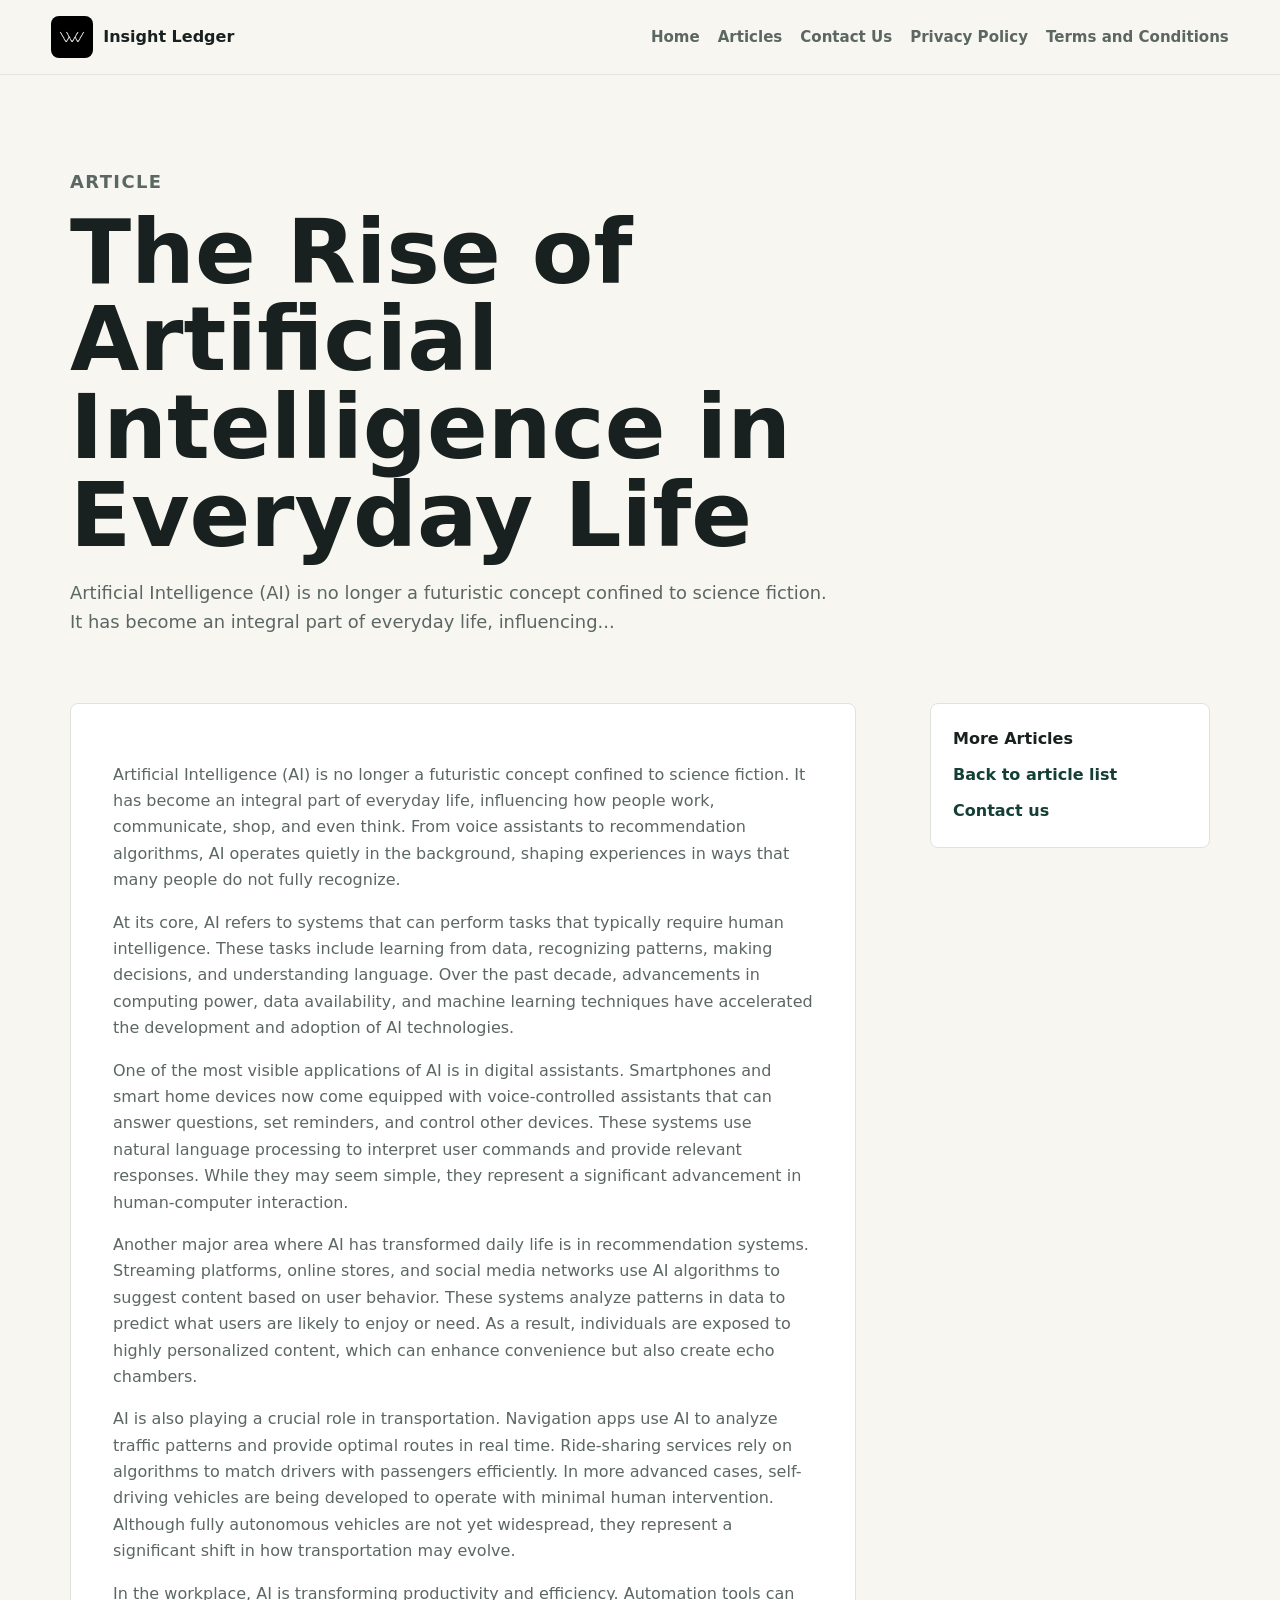
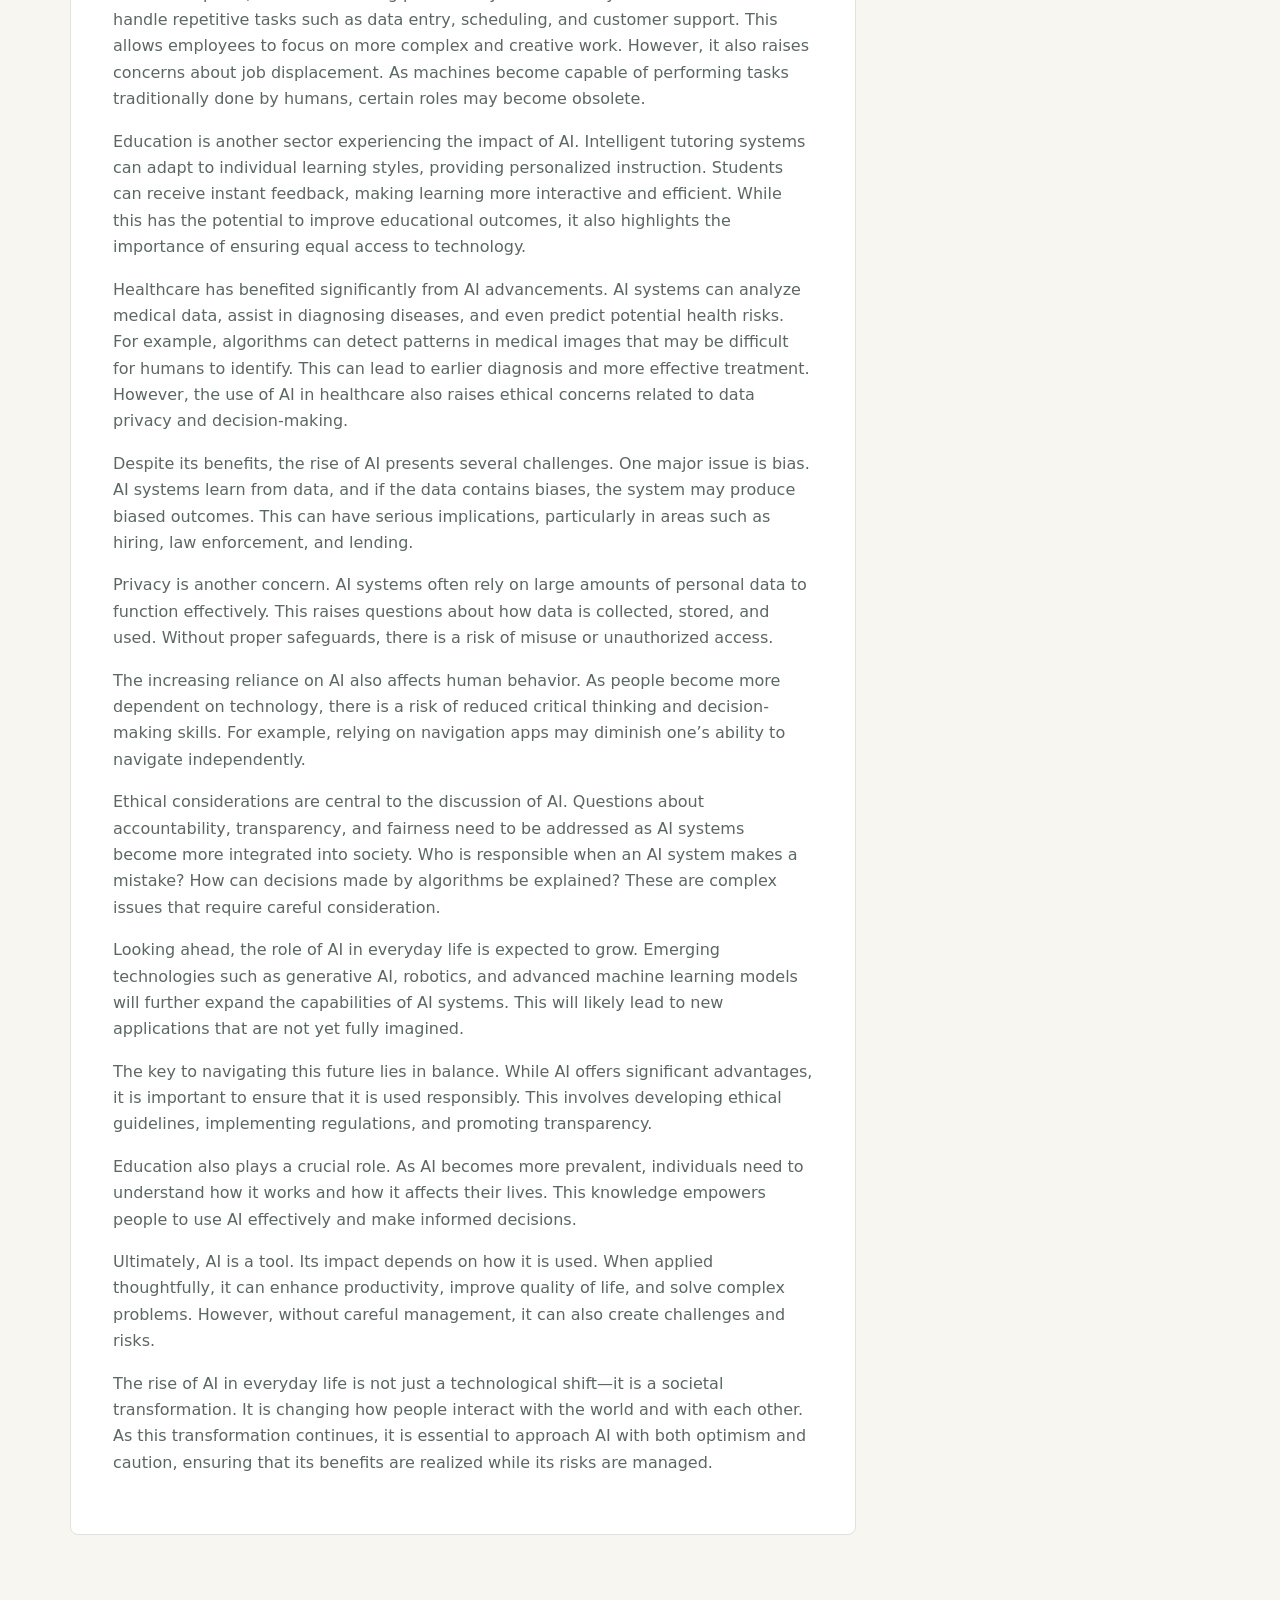
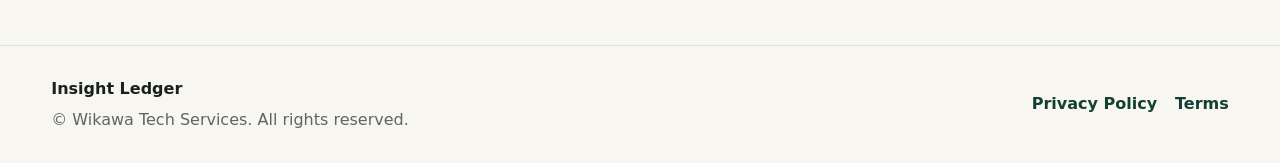
<file: articles/the-rise-of-artificial-intelligence-in-everyday-life.html>
﻿<!doctype html>
<html lang="en">
  <head>
    <!-- Google tag (gtag.js) -->
    <script async src="https://www.googletagmanager.com/gtag/js?id=G-WBN663Y101"></script>
    <script>
      window.dataLayer = window.dataLayer || [];
      function gtag(){dataLayer.push(arguments);}
      gtag('js', new Date());

      gtag('config', 'G-WBN663Y101');
    </script>
    <meta charset="utf-8" />
    <meta name="viewport" content="width=device-width, initial-scale=1" />
    <meta name="description" content="Artificial Intelligence (AI) is no longer a futuristic concept confined to science fiction. It has become an integral part of everyday life, influencing..." />
    <title>The Rise of Artificial Intelligence in Everyday Life | Insight Ledger</title>
    <link rel="icon" type="image/png" href="../wikawa%20logo.png" />
    <link rel="stylesheet" href="../styles.css" />
  </head>
  <body>
    <header class="site-header">
      <a class="brand" href="../index.html"><img class="brand-logo" src="../wikawa%20logo.png" alt="Wikawa Tech Services logo" /><span>Insight Ledger</span></a>
      <button class="menu-toggle" type="button" aria-expanded="false" aria-controls="site-menu">Menu</button>
      <nav class="site-nav" id="site-menu">
        <a href="../index.html">Home</a>
        <a href="../index.html#articles">Articles</a>
        <a href="../contact.html">Contact Us</a>
        <a href="../privacy-policy.html">Privacy Policy</a>
        <a href="../terms-and-conditions.html">Terms and Conditions</a>
      </nav>
    </header>
    <main>
      <section class="page-header">
        <p class="article-meta">Article</p>
        <h1>The Rise of Artificial Intelligence in Everyday Life</h1>
        <p>Artificial Intelligence (AI) is no longer a futuristic concept confined to science fiction. It has become an integral part of everyday life, influencing...</p>
      </section>
      <section class="article-layout">
        <article class="article-body">
          <p>Artificial Intelligence (AI) is no longer a futuristic concept confined to science fiction. It has become an integral part of everyday life, influencing how people work, communicate, shop, and even think. From voice assistants to recommendation algorithms, AI operates quietly in the background, shaping experiences in ways that many people do not fully recognize.</p>
          <p>At its core, AI refers to systems that can perform tasks that typically require human intelligence. These tasks include learning from data, recognizing patterns, making decisions, and understanding language. Over the past decade, advancements in computing power, data availability, and machine learning techniques have accelerated the development and adoption of AI technologies.</p>
          <p>One of the most visible applications of AI is in digital assistants. Smartphones and smart home devices now come equipped with voice-controlled assistants that can answer questions, set reminders, and control other devices. These systems use natural language processing to interpret user commands and provide relevant responses. While they may seem simple, they represent a significant advancement in human-computer interaction.</p>
          <p>Another major area where AI has transformed daily life is in recommendation systems. Streaming platforms, online stores, and social media networks use AI algorithms to suggest content based on user behavior. These systems analyze patterns in data to predict what users are likely to enjoy or need. As a result, individuals are exposed to highly personalized content, which can enhance convenience but also create echo chambers.</p>
          <p>AI is also playing a crucial role in transportation. Navigation apps use AI to analyze traffic patterns and provide optimal routes in real time. Ride-sharing services rely on algorithms to match drivers with passengers efficiently. In more advanced cases, self-driving vehicles are being developed to operate with minimal human intervention. Although fully autonomous vehicles are not yet widespread, they represent a significant shift in how transportation may evolve.</p>
          <p>In the workplace, AI is transforming productivity and efficiency. Automation tools can handle repetitive tasks such as data entry, scheduling, and customer support. This allows employees to focus on more complex and creative work. However, it also raises concerns about job displacement. As machines become capable of performing tasks traditionally done by humans, certain roles may become obsolete.</p>
          <p>Education is another sector experiencing the impact of AI. Intelligent tutoring systems can adapt to individual learning styles, providing personalized instruction. Students can receive instant feedback, making learning more interactive and efficient. While this has the potential to improve educational outcomes, it also highlights the importance of ensuring equal access to technology.</p>
          <p>Healthcare has benefited significantly from AI advancements. AI systems can analyze medical data, assist in diagnosing diseases, and even predict potential health risks. For example, algorithms can detect patterns in medical images that may be difficult for humans to identify. This can lead to earlier diagnosis and more effective treatment. However, the use of AI in healthcare also raises ethical concerns related to data privacy and decision-making.</p>
          <p>Despite its benefits, the rise of AI presents several challenges. One major issue is bias. AI systems learn from data, and if the data contains biases, the system may produce biased outcomes. This can have serious implications, particularly in areas such as hiring, law enforcement, and lending.</p>
          <p>Privacy is another concern. AI systems often rely on large amounts of personal data to function effectively. This raises questions about how data is collected, stored, and used. Without proper safeguards, there is a risk of misuse or unauthorized access.</p>
          <p>The increasing reliance on AI also affects human behavior. As people become more dependent on technology, there is a risk of reduced critical thinking and decision-making skills. For example, relying on navigation apps may diminish one’s ability to navigate independently.</p>
          <p>Ethical considerations are central to the discussion of AI. Questions about accountability, transparency, and fairness need to be addressed as AI systems become more integrated into society. Who is responsible when an AI system makes a mistake? How can decisions made by algorithms be explained? These are complex issues that require careful consideration.</p>
          <p>Looking ahead, the role of AI in everyday life is expected to grow. Emerging technologies such as generative AI, robotics, and advanced machine learning models will further expand the capabilities of AI systems. This will likely lead to new applications that are not yet fully imagined.</p>
          <p>The key to navigating this future lies in balance. While AI offers significant advantages, it is important to ensure that it is used responsibly. This involves developing ethical guidelines, implementing regulations, and promoting transparency.</p>
          <p>Education also plays a crucial role. As AI becomes more prevalent, individuals need to understand how it works and how it affects their lives. This knowledge empowers people to use AI effectively and make informed decisions.</p>
          <p>Ultimately, AI is a tool. Its impact depends on how it is used. When applied thoughtfully, it can enhance productivity, improve quality of life, and solve complex problems. However, without careful management, it can also create challenges and risks.</p>
          <p>The rise of AI in everyday life is not just a technological shift—it is a societal transformation. It is changing how people interact with the world and with each other. As this transformation continues, it is essential to approach AI with both optimism and caution, ensuring that its benefits are realized while its risks are managed.</p>
        </article>
        <aside class="article-sidebar">
          <strong>More Articles</strong>
          <a href="../index.html#articles">Back to article list</a>
          <a href="../contact.html">Contact us</a>
        </aside>
      </section>
    </main>
    <footer class="site-footer">
      <div><strong>Insight Ledger</strong><p>© Wikawa Tech Services. All rights reserved.</p></div>
      <nav><a href="../privacy-policy.html">Privacy Policy</a><a href="../terms-and-conditions.html">Terms</a></nav>
    </footer>
    <script src="../script.js"></script>
  </body>
</html>
</file>
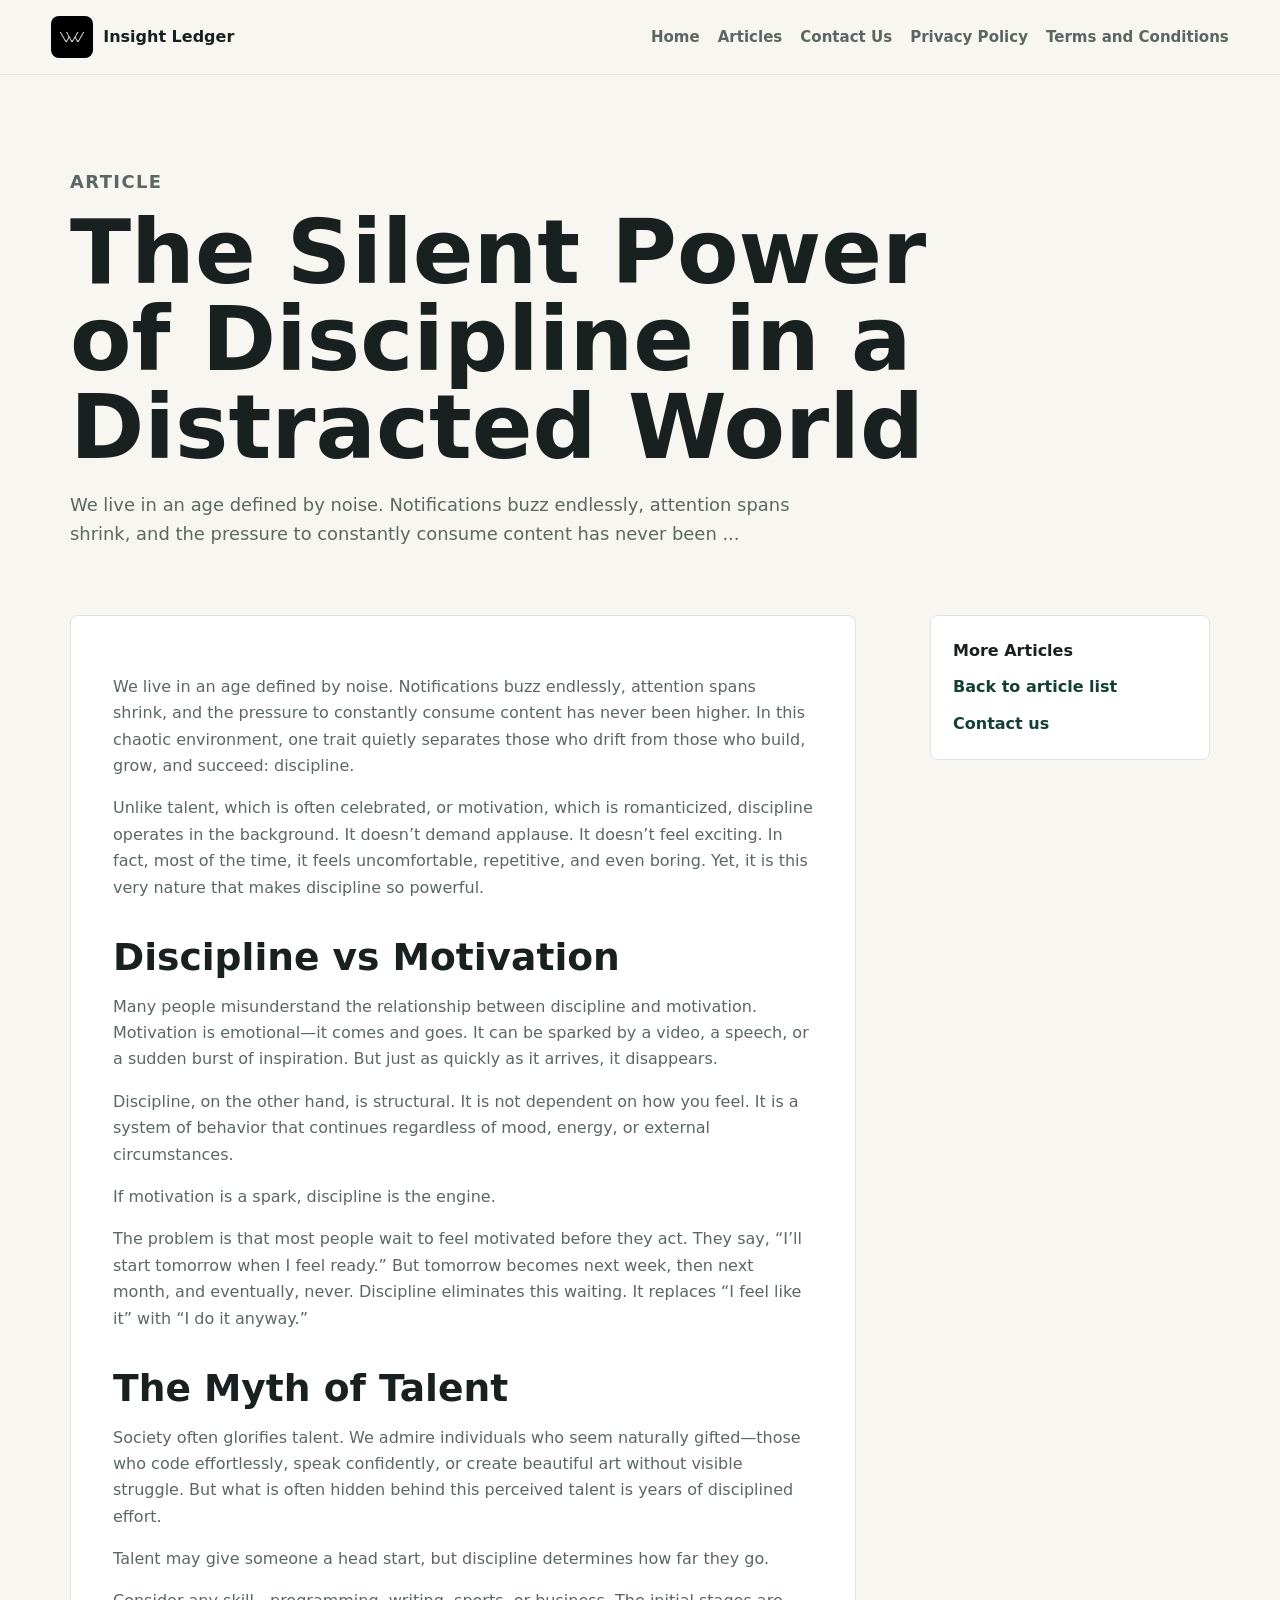
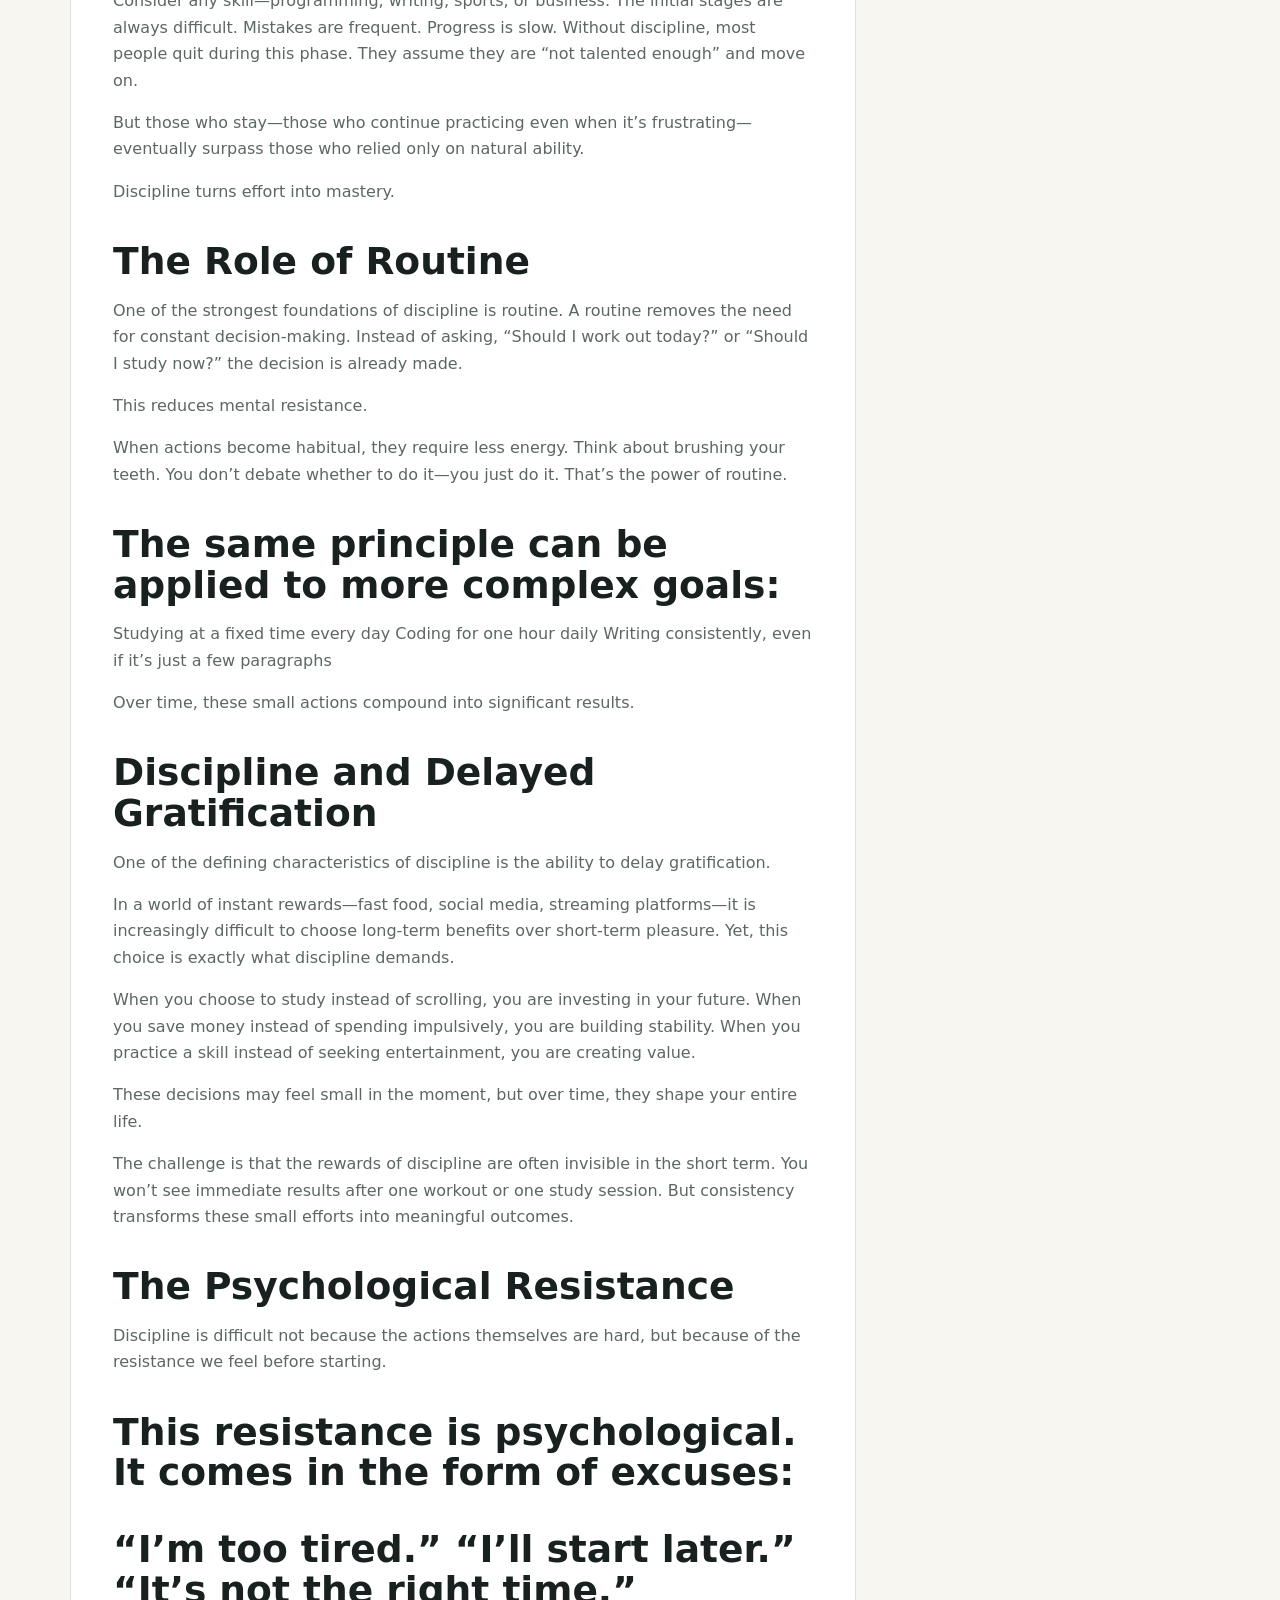
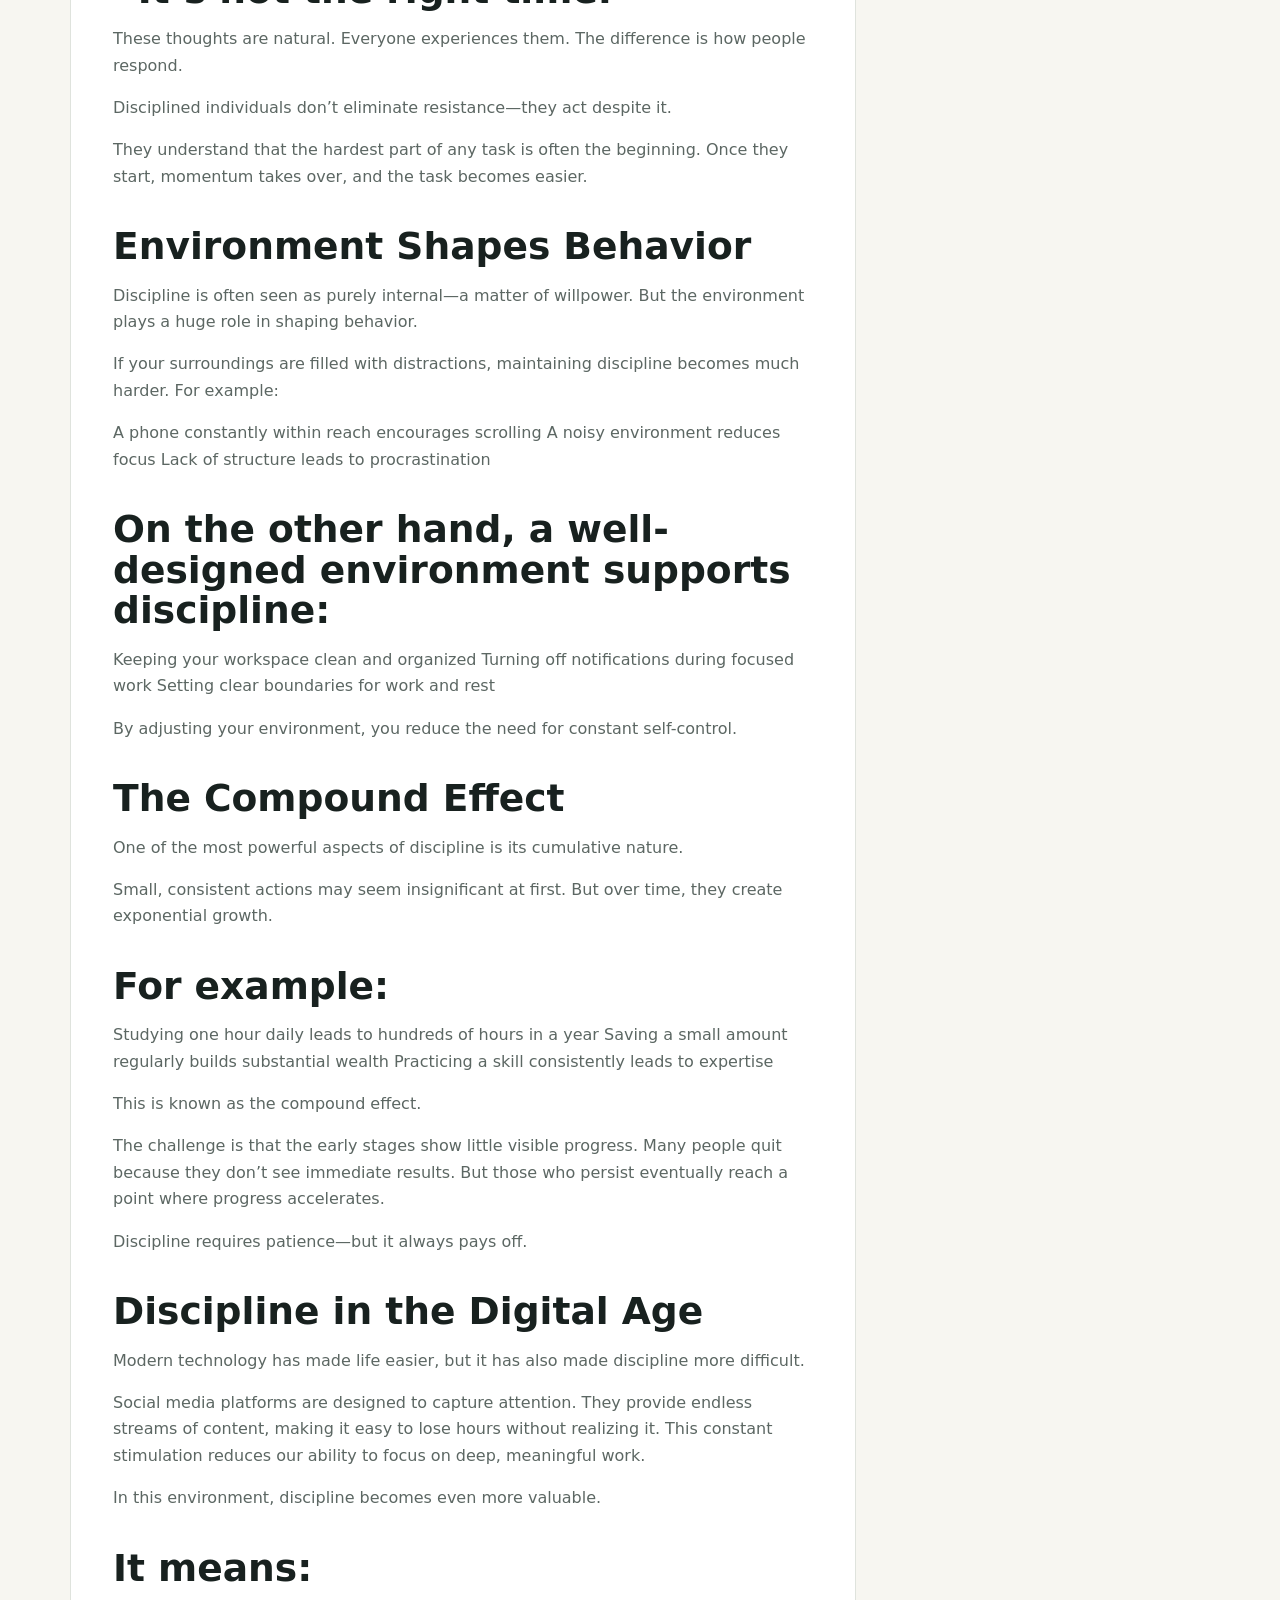
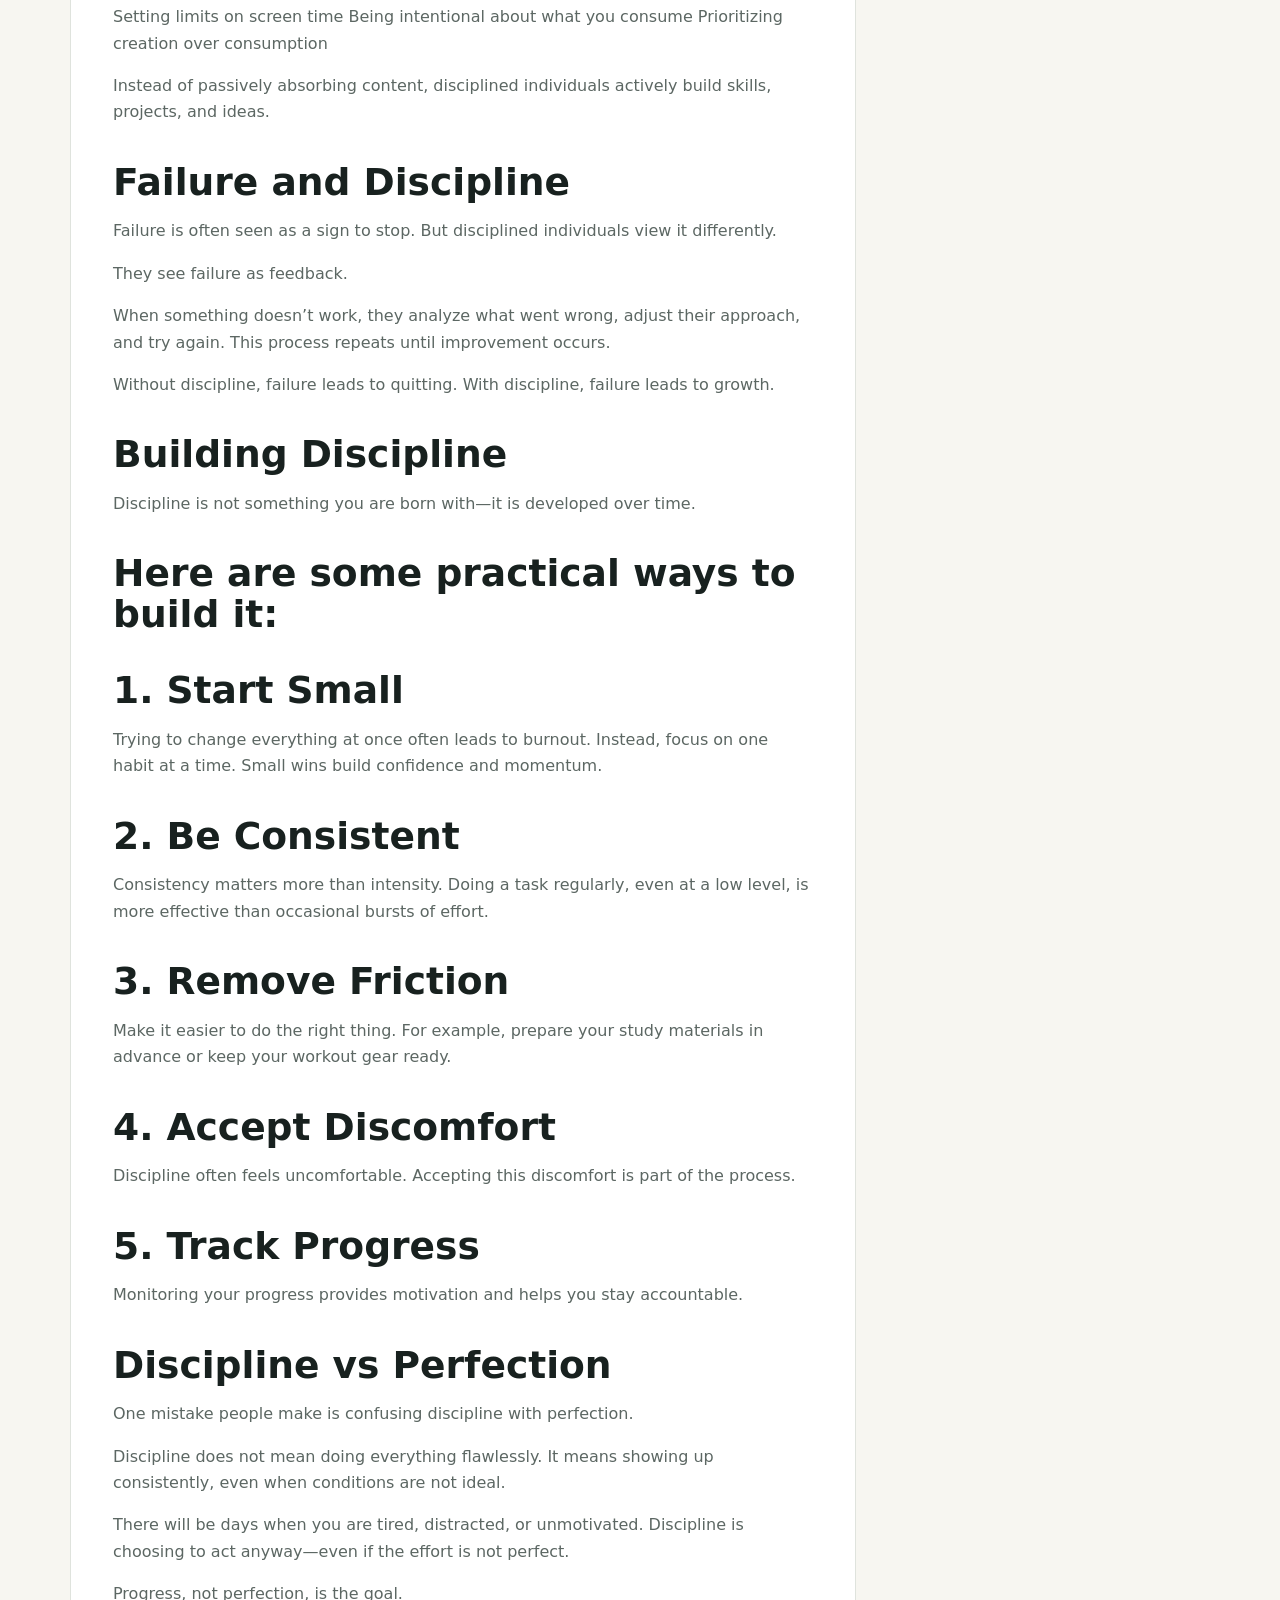
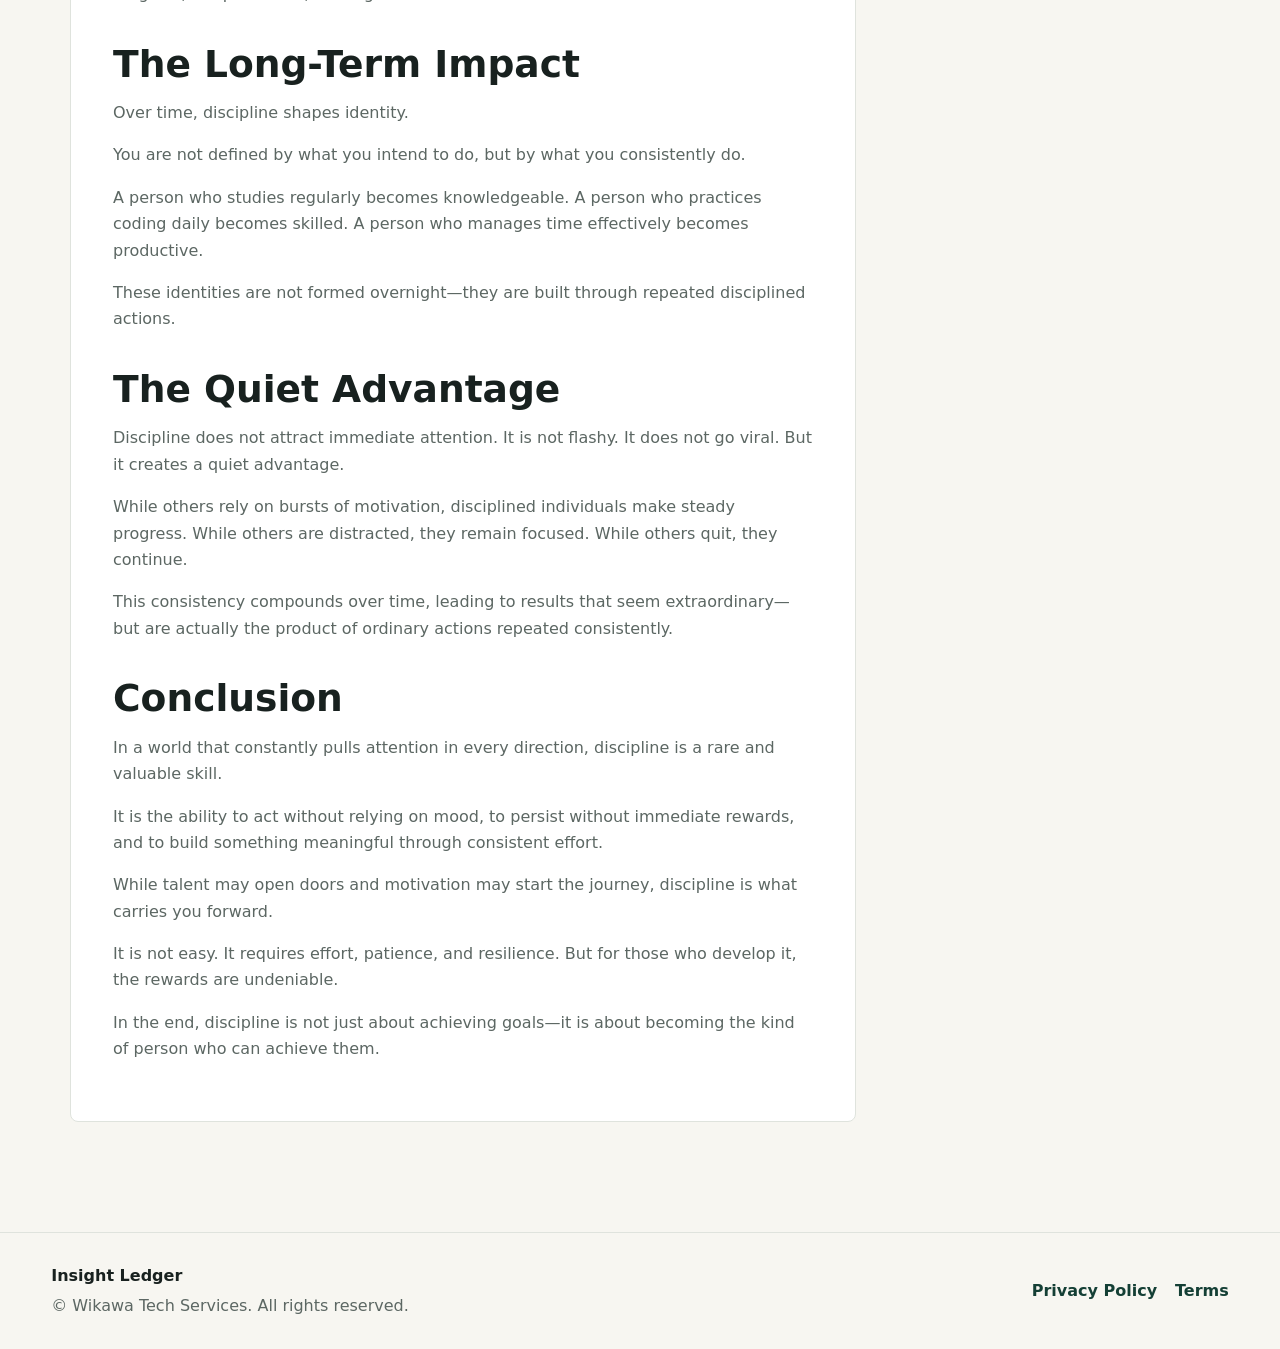
<file: articles/the-silent-power-of-discipline-in-a-distracted-world.html>
﻿<!doctype html>
<html lang="en">
  <head>
    <!-- Google tag (gtag.js) -->
    <script async src="https://www.googletagmanager.com/gtag/js?id=G-WBN663Y101"></script>
    <script>
      window.dataLayer = window.dataLayer || [];
      function gtag(){dataLayer.push(arguments);}
      gtag('js', new Date());

      gtag('config', 'G-WBN663Y101');
    </script>
    <meta charset="utf-8" />
    <meta name="viewport" content="width=device-width, initial-scale=1" />
    <meta name="description" content="We live in an age defined by noise. Notifications buzz endlessly, attention spans shrink, and the pressure to constantly consume content has never been ..." />
    <title>The Silent Power of Discipline in a Distracted World | Insight Ledger</title>
    <link rel="icon" type="image/png" href="../wikawa%20logo.png" />
    <link rel="stylesheet" href="../styles.css" />
  </head>
  <body>
    <header class="site-header">
      <a class="brand" href="../index.html"><img class="brand-logo" src="../wikawa%20logo.png" alt="Wikawa Tech Services logo" /><span>Insight Ledger</span></a>
      <button class="menu-toggle" type="button" aria-expanded="false" aria-controls="site-menu">Menu</button>
      <nav class="site-nav" id="site-menu">
        <a href="../index.html">Home</a>
        <a href="../index.html#articles">Articles</a>
        <a href="../contact.html">Contact Us</a>
        <a href="../privacy-policy.html">Privacy Policy</a>
        <a href="../terms-and-conditions.html">Terms and Conditions</a>
      </nav>
    </header>
    <main>
      <section class="page-header">
        <p class="article-meta">Article</p>
        <h1>The Silent Power of Discipline in a Distracted World</h1>
        <p>We live in an age defined by noise. Notifications buzz endlessly, attention spans shrink, and the pressure to constantly consume content has never been ...</p>
      </section>
      <section class="article-layout">
        <article class="article-body">
          <p>We live in an age defined by noise. Notifications buzz endlessly, attention spans shrink, and the pressure to constantly consume content has never been higher. In this chaotic environment, one trait quietly separates those who drift from those who build, grow, and succeed: discipline.</p>
          <p>Unlike talent, which is often celebrated, or motivation, which is romanticized, discipline operates in the background. It doesn’t demand applause. It doesn’t feel exciting. In fact, most of the time, it feels uncomfortable, repetitive, and even boring. Yet, it is this very nature that makes discipline so powerful.</p>
          <h2>Discipline vs Motivation</h2>
          <p>Many people misunderstand the relationship between discipline and motivation. Motivation is emotional—it comes and goes. It can be sparked by a video, a speech, or a sudden burst of inspiration. But just as quickly as it arrives, it disappears.</p>
          <p>Discipline, on the other hand, is structural. It is not dependent on how you feel. It is a system of behavior that continues regardless of mood, energy, or external circumstances.</p>
          <p>If motivation is a spark, discipline is the engine.</p>
          <p>The problem is that most people wait to feel motivated before they act. They say, “I’ll start tomorrow when I feel ready.” But tomorrow becomes next week, then next month, and eventually, never. Discipline eliminates this waiting. It replaces “I feel like it” with “I do it anyway.”</p>
          <h2>The Myth of Talent</h2>
          <p>Society often glorifies talent. We admire individuals who seem naturally gifted—those who code effortlessly, speak confidently, or create beautiful art without visible struggle. But what is often hidden behind this perceived talent is years of disciplined effort.</p>
          <p>Talent may give someone a head start, but discipline determines how far they go.</p>
          <p>Consider any skill—programming, writing, sports, or business. The initial stages are always difficult. Mistakes are frequent. Progress is slow. Without discipline, most people quit during this phase. They assume they are “not talented enough” and move on.</p>
          <p>But those who stay—those who continue practicing even when it’s frustrating—eventually surpass those who relied only on natural ability.</p>
          <p>Discipline turns effort into mastery.</p>
          <h2>The Role of Routine</h2>
          <p>One of the strongest foundations of discipline is routine. A routine removes the need for constant decision-making. Instead of asking, “Should I work out today?” or “Should I study now?” the decision is already made.</p>
          <p>This reduces mental resistance.</p>
          <p>When actions become habitual, they require less energy. Think about brushing your teeth. You don’t debate whether to do it—you just do it. That’s the power of routine.</p>
          <h2>The same principle can be applied to more complex goals:</h2>
          <p>Studying at a fixed time every day Coding for one hour daily Writing consistently, even if it’s just a few paragraphs</p>
          <p>Over time, these small actions compound into significant results.</p>
          <h2>Discipline and Delayed Gratification</h2>
          <p>One of the defining characteristics of discipline is the ability to delay gratification.</p>
          <p>In a world of instant rewards—fast food, social media, streaming platforms—it is increasingly difficult to choose long-term benefits over short-term pleasure. Yet, this choice is exactly what discipline demands.</p>
          <p>When you choose to study instead of scrolling, you are investing in your future. When you save money instead of spending impulsively, you are building stability. When you practice a skill instead of seeking entertainment, you are creating value.</p>
          <p>These decisions may feel small in the moment, but over time, they shape your entire life.</p>
          <p>The challenge is that the rewards of discipline are often invisible in the short term. You won’t see immediate results after one workout or one study session. But consistency transforms these small efforts into meaningful outcomes.</p>
          <h2>The Psychological Resistance</h2>
          <p>Discipline is difficult not because the actions themselves are hard, but because of the resistance we feel before starting.</p>
          <h2>This resistance is psychological. It comes in the form of excuses:</h2>
          <h2>“I’m too tired.” “I’ll start later.” “It’s not the right time.”</h2>
          <p>These thoughts are natural. Everyone experiences them. The difference is how people respond.</p>
          <p>Disciplined individuals don’t eliminate resistance—they act despite it.</p>
          <p>They understand that the hardest part of any task is often the beginning. Once they start, momentum takes over, and the task becomes easier.</p>
          <h2>Environment Shapes Behavior</h2>
          <p>Discipline is often seen as purely internal—a matter of willpower. But the environment plays a huge role in shaping behavior.</p>
          <p>If your surroundings are filled with distractions, maintaining discipline becomes much harder. For example:</p>
          <p>A phone constantly within reach encourages scrolling A noisy environment reduces focus Lack of structure leads to procrastination</p>
          <h2>On the other hand, a well-designed environment supports discipline:</h2>
          <p>Keeping your workspace clean and organized Turning off notifications during focused work Setting clear boundaries for work and rest</p>
          <p>By adjusting your environment, you reduce the need for constant self-control.</p>
          <h2>The Compound Effect</h2>
          <p>One of the most powerful aspects of discipline is its cumulative nature.</p>
          <p>Small, consistent actions may seem insignificant at first. But over time, they create exponential growth.</p>
          <h2>For example:</h2>
          <p>Studying one hour daily leads to hundreds of hours in a year Saving a small amount regularly builds substantial wealth Practicing a skill consistently leads to expertise</p>
          <p>This is known as the compound effect.</p>
          <p>The challenge is that the early stages show little visible progress. Many people quit because they don’t see immediate results. But those who persist eventually reach a point where progress accelerates.</p>
          <p>Discipline requires patience—but it always pays off.</p>
          <h2>Discipline in the Digital Age</h2>
          <p>Modern technology has made life easier, but it has also made discipline more difficult.</p>
          <p>Social media platforms are designed to capture attention. They provide endless streams of content, making it easy to lose hours without realizing it. This constant stimulation reduces our ability to focus on deep, meaningful work.</p>
          <p>In this environment, discipline becomes even more valuable.</p>
          <h2>It means:</h2>
          <p>Setting limits on screen time Being intentional about what you consume Prioritizing creation over consumption</p>
          <p>Instead of passively absorbing content, disciplined individuals actively build skills, projects, and ideas.</p>
          <h2>Failure and Discipline</h2>
          <p>Failure is often seen as a sign to stop. But disciplined individuals view it differently.</p>
          <p>They see failure as feedback.</p>
          <p>When something doesn’t work, they analyze what went wrong, adjust their approach, and try again. This process repeats until improvement occurs.</p>
          <p>Without discipline, failure leads to quitting. With discipline, failure leads to growth.</p>
          <h2>Building Discipline</h2>
          <p>Discipline is not something you are born with—it is developed over time.</p>
          <h2>Here are some practical ways to build it:</h2>
          <h2>1. Start Small</h2>
          <p>Trying to change everything at once often leads to burnout. Instead, focus on one habit at a time. Small wins build confidence and momentum.</p>
          <h2>2. Be Consistent</h2>
          <p>Consistency matters more than intensity. Doing a task regularly, even at a low level, is more effective than occasional bursts of effort.</p>
          <h2>3. Remove Friction</h2>
          <p>Make it easier to do the right thing. For example, prepare your study materials in advance or keep your workout gear ready.</p>
          <h2>4. Accept Discomfort</h2>
          <p>Discipline often feels uncomfortable. Accepting this discomfort is part of the process.</p>
          <h2>5. Track Progress</h2>
          <p>Monitoring your progress provides motivation and helps you stay accountable.</p>
          <h2>Discipline vs Perfection</h2>
          <p>One mistake people make is confusing discipline with perfection.</p>
          <p>Discipline does not mean doing everything flawlessly. It means showing up consistently, even when conditions are not ideal.</p>
          <p>There will be days when you are tired, distracted, or unmotivated. Discipline is choosing to act anyway—even if the effort is not perfect.</p>
          <p>Progress, not perfection, is the goal.</p>
          <h2>The Long-Term Impact</h2>
          <p>Over time, discipline shapes identity.</p>
          <p>You are not defined by what you intend to do, but by what you consistently do.</p>
          <p>A person who studies regularly becomes knowledgeable. A person who practices coding daily becomes skilled. A person who manages time effectively becomes productive.</p>
          <p>These identities are not formed overnight—they are built through repeated disciplined actions.</p>
          <h2>The Quiet Advantage</h2>
          <p>Discipline does not attract immediate attention. It is not flashy. It does not go viral. But it creates a quiet advantage.</p>
          <p>While others rely on bursts of motivation, disciplined individuals make steady progress. While others are distracted, they remain focused. While others quit, they continue.</p>
          <p>This consistency compounds over time, leading to results that seem extraordinary—but are actually the product of ordinary actions repeated consistently.</p>
          <h2>Conclusion</h2>
          <p>In a world that constantly pulls attention in every direction, discipline is a rare and valuable skill.</p>
          <p>It is the ability to act without relying on mood, to persist without immediate rewards, and to build something meaningful through consistent effort.</p>
          <p>While talent may open doors and motivation may start the journey, discipline is what carries you forward.</p>
          <p>It is not easy. It requires effort, patience, and resilience. But for those who develop it, the rewards are undeniable.</p>
          <p>In the end, discipline is not just about achieving goals—it is about becoming the kind of person who can achieve them.</p>
        </article>
        <aside class="article-sidebar">
          <strong>More Articles</strong>
          <a href="../index.html#articles">Back to article list</a>
          <a href="../contact.html">Contact us</a>
        </aside>
      </section>
    </main>
    <footer class="site-footer">
      <div><strong>Insight Ledger</strong><p>© Wikawa Tech Services. All rights reserved.</p></div>
      <nav><a href="../privacy-policy.html">Privacy Policy</a><a href="../terms-and-conditions.html">Terms</a></nav>
    </footer>
    <script src="../script.js"></script>
  </body>
</html>
</file>
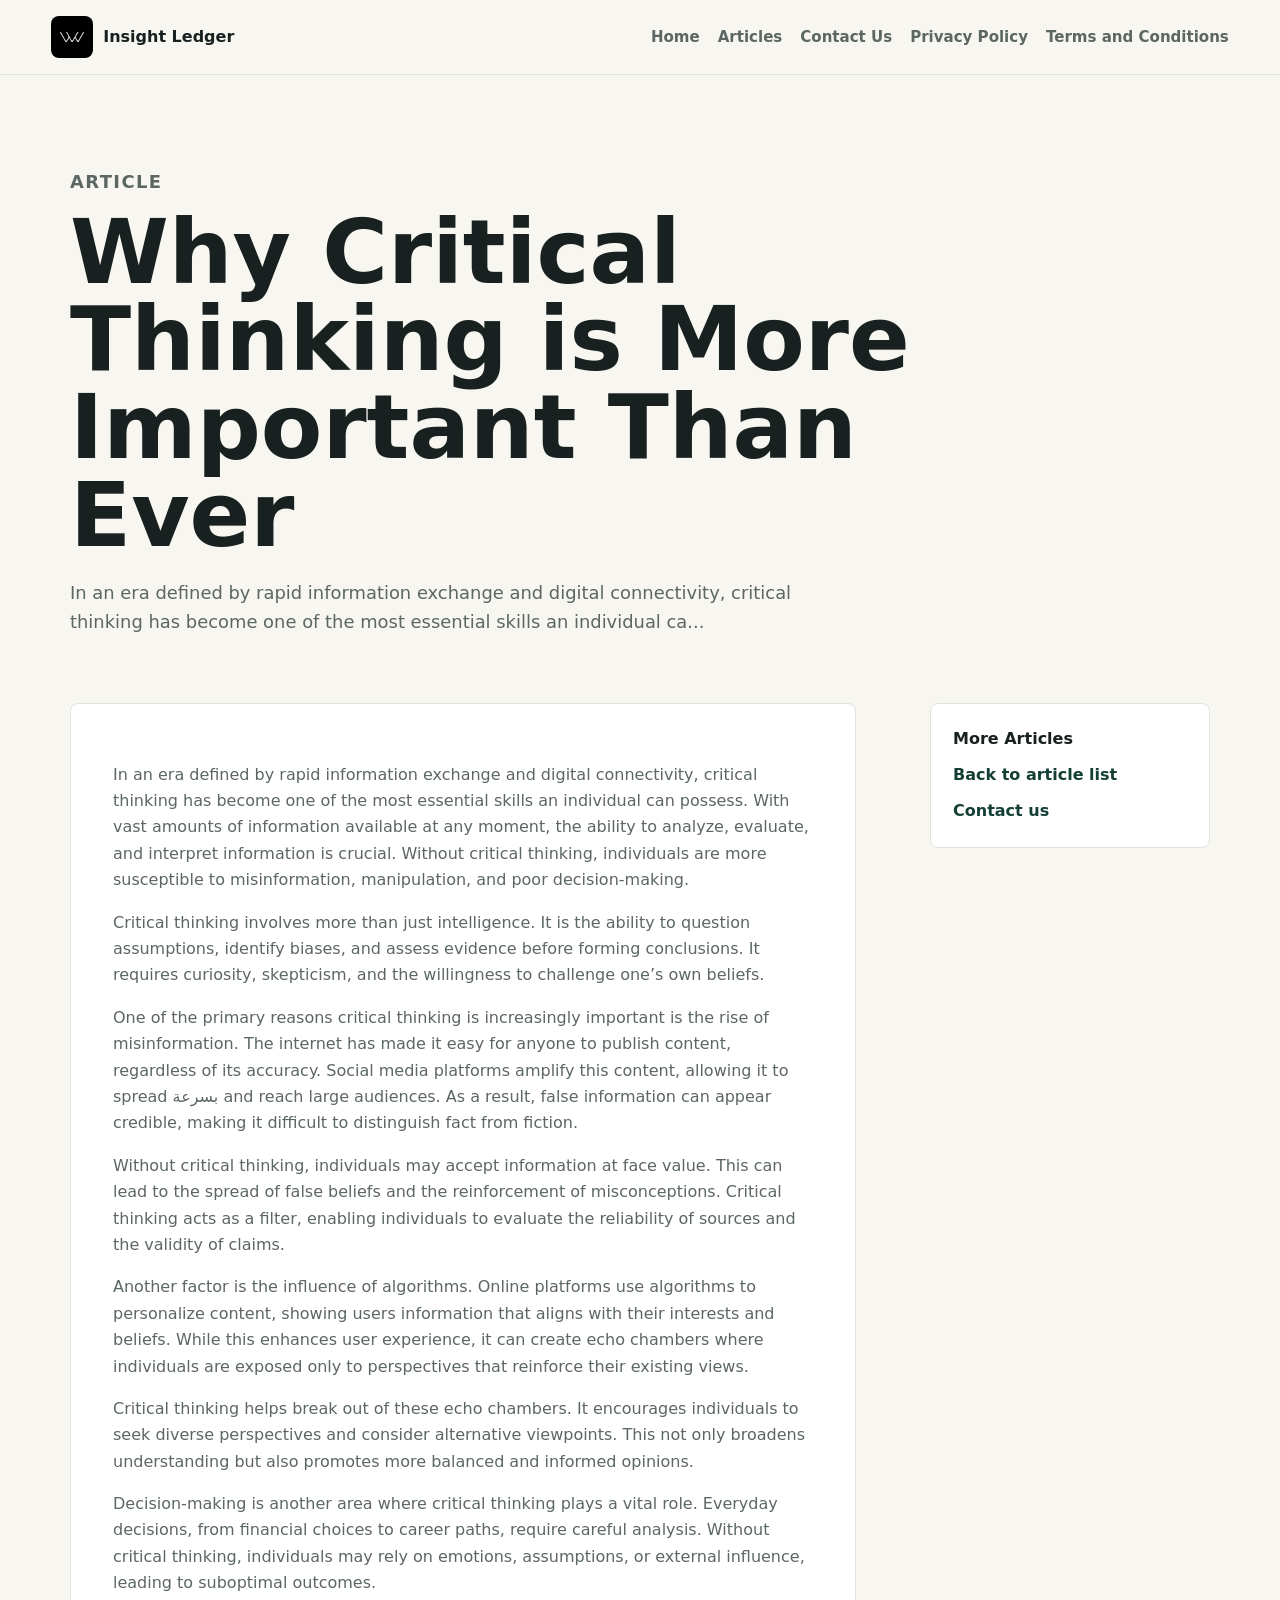
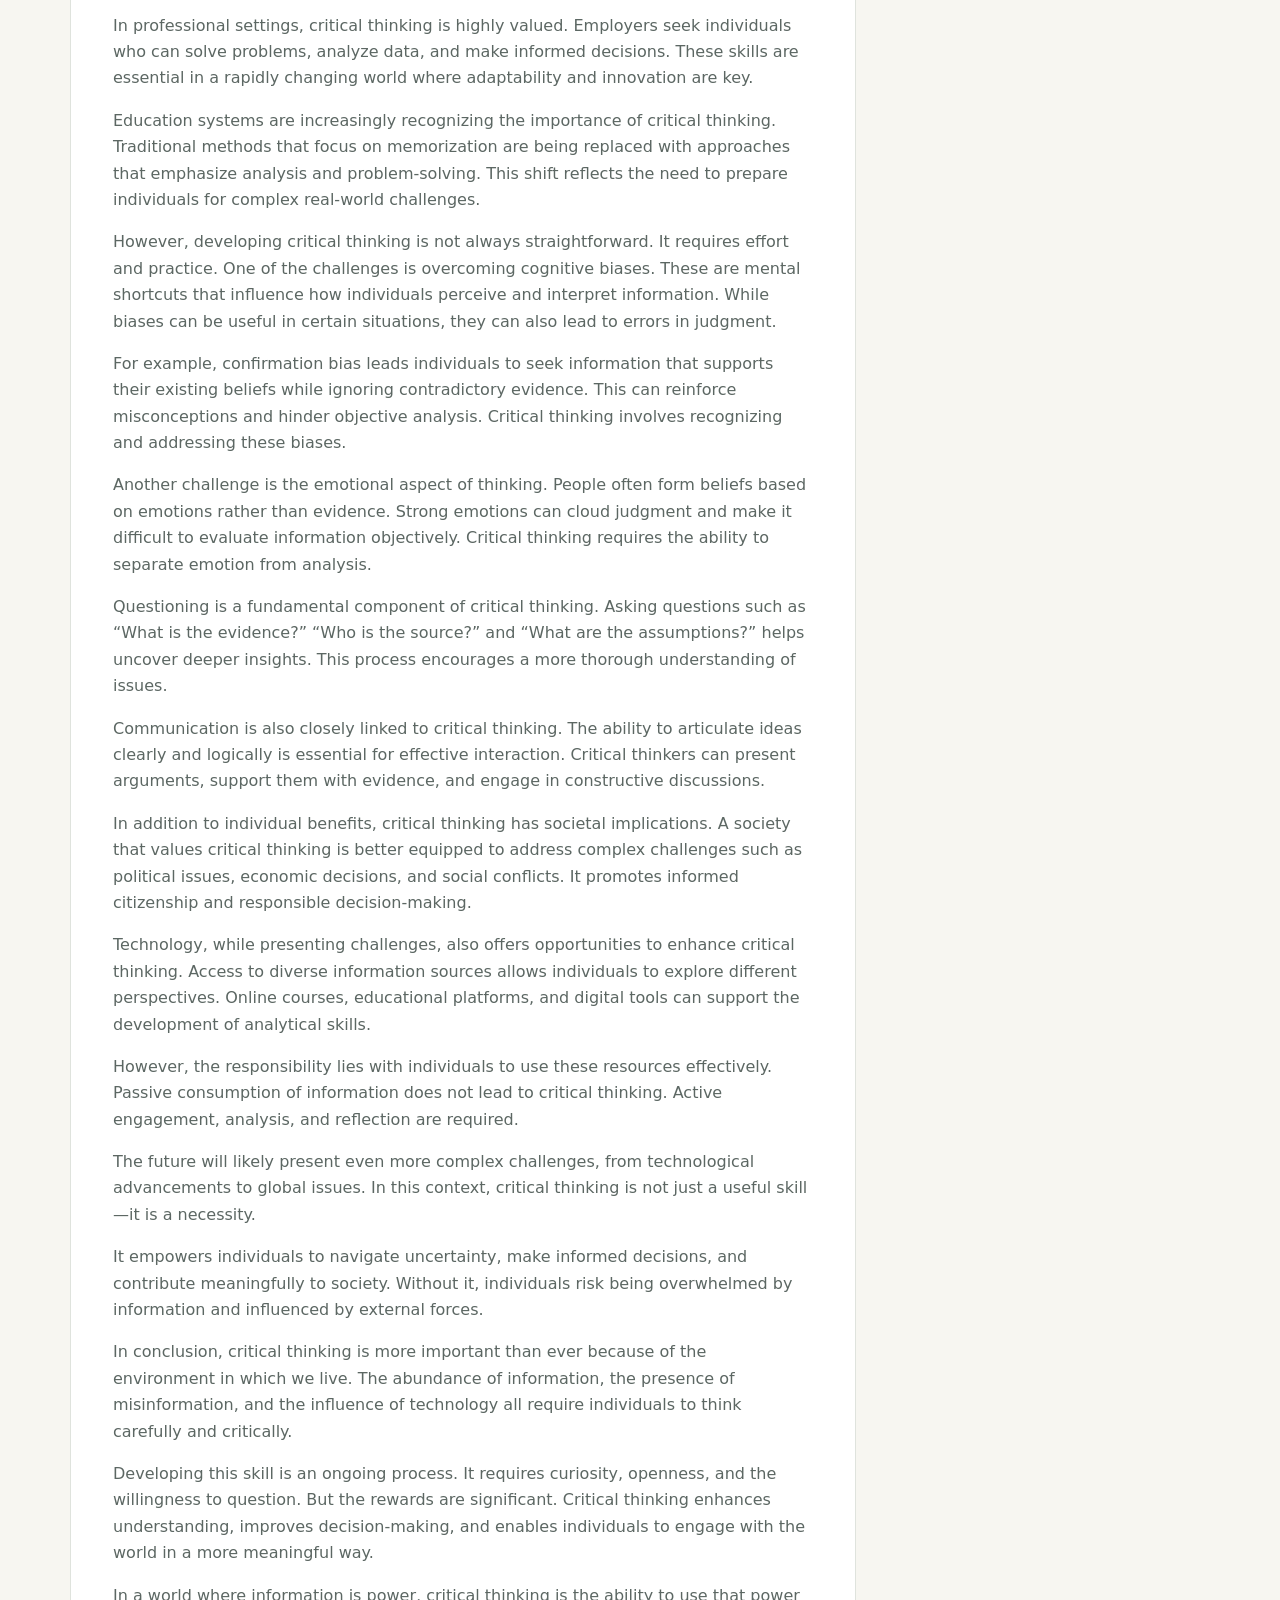
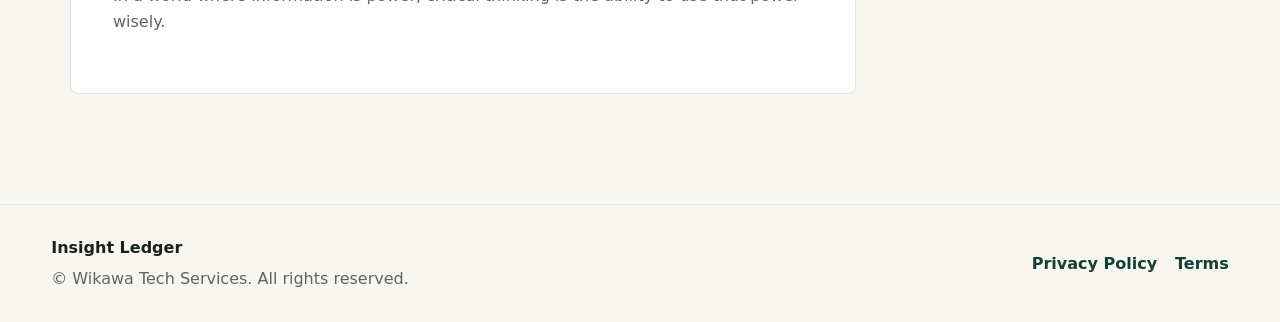
<file: articles/why-critical-thinking-is-more-important-than-ever.html>
﻿<!doctype html>
<html lang="en">
  <head>
    <!-- Google tag (gtag.js) -->
    <script async src="https://www.googletagmanager.com/gtag/js?id=G-WBN663Y101"></script>
    <script>
      window.dataLayer = window.dataLayer || [];
      function gtag(){dataLayer.push(arguments);}
      gtag('js', new Date());

      gtag('config', 'G-WBN663Y101');
    </script>
    <meta charset="utf-8" />
    <meta name="viewport" content="width=device-width, initial-scale=1" />
    <meta name="description" content="In an era defined by rapid information exchange and digital connectivity, critical thinking has become one of the most essential skills an individual ca..." />
    <title>Why Critical Thinking is More Important Than Ever | Insight Ledger</title>
    <link rel="icon" type="image/png" href="../wikawa%20logo.png" />
    <link rel="stylesheet" href="../styles.css" />
  </head>
  <body>
    <header class="site-header">
      <a class="brand" href="../index.html"><img class="brand-logo" src="../wikawa%20logo.png" alt="Wikawa Tech Services logo" /><span>Insight Ledger</span></a>
      <button class="menu-toggle" type="button" aria-expanded="false" aria-controls="site-menu">Menu</button>
      <nav class="site-nav" id="site-menu">
        <a href="../index.html">Home</a>
        <a href="../index.html#articles">Articles</a>
        <a href="../contact.html">Contact Us</a>
        <a href="../privacy-policy.html">Privacy Policy</a>
        <a href="../terms-and-conditions.html">Terms and Conditions</a>
      </nav>
    </header>
    <main>
      <section class="page-header">
        <p class="article-meta">Article</p>
        <h1>Why Critical Thinking is More Important Than Ever</h1>
        <p>In an era defined by rapid information exchange and digital connectivity, critical thinking has become one of the most essential skills an individual ca...</p>
      </section>
      <section class="article-layout">
        <article class="article-body">
          <p>In an era defined by rapid information exchange and digital connectivity, critical thinking has become one of the most essential skills an individual can possess. With vast amounts of information available at any moment, the ability to analyze, evaluate, and interpret information is crucial. Without critical thinking, individuals are more susceptible to misinformation, manipulation, and poor decision-making.</p>
          <p>Critical thinking involves more than just intelligence. It is the ability to question assumptions, identify biases, and assess evidence before forming conclusions. It requires curiosity, skepticism, and the willingness to challenge one’s own beliefs.</p>
          <p>One of the primary reasons critical thinking is increasingly important is the rise of misinformation. The internet has made it easy for anyone to publish content, regardless of its accuracy. Social media platforms amplify this content, allowing it to spread بسرعة and reach large audiences. As a result, false information can appear credible, making it difficult to distinguish fact from fiction.</p>
          <p>Without critical thinking, individuals may accept information at face value. This can lead to the spread of false beliefs and the reinforcement of misconceptions. Critical thinking acts as a filter, enabling individuals to evaluate the reliability of sources and the validity of claims.</p>
          <p>Another factor is the influence of algorithms. Online platforms use algorithms to personalize content, showing users information that aligns with their interests and beliefs. While this enhances user experience, it can create echo chambers where individuals are exposed only to perspectives that reinforce their existing views.</p>
          <p>Critical thinking helps break out of these echo chambers. It encourages individuals to seek diverse perspectives and consider alternative viewpoints. This not only broadens understanding but also promotes more balanced and informed opinions.</p>
          <p>Decision-making is another area where critical thinking plays a vital role. Everyday decisions, from financial choices to career paths, require careful analysis. Without critical thinking, individuals may rely on emotions, assumptions, or external influence, leading to suboptimal outcomes.</p>
          <p>In professional settings, critical thinking is highly valued. Employers seek individuals who can solve problems, analyze data, and make informed decisions. These skills are essential in a rapidly changing world where adaptability and innovation are key.</p>
          <p>Education systems are increasingly recognizing the importance of critical thinking. Traditional methods that focus on memorization are being replaced with approaches that emphasize analysis and problem-solving. This shift reflects the need to prepare individuals for complex real-world challenges.</p>
          <p>However, developing critical thinking is not always straightforward. It requires effort and practice. One of the challenges is overcoming cognitive biases. These are mental shortcuts that influence how individuals perceive and interpret information. While biases can be useful in certain situations, they can also lead to errors in judgment.</p>
          <p>For example, confirmation bias leads individuals to seek information that supports their existing beliefs while ignoring contradictory evidence. This can reinforce misconceptions and hinder objective analysis. Critical thinking involves recognizing and addressing these biases.</p>
          <p>Another challenge is the emotional aspect of thinking. People often form beliefs based on emotions rather than evidence. Strong emotions can cloud judgment and make it difficult to evaluate information objectively. Critical thinking requires the ability to separate emotion from analysis.</p>
          <p>Questioning is a fundamental component of critical thinking. Asking questions such as “What is the evidence?” “Who is the source?” and “What are the assumptions?” helps uncover deeper insights. This process encourages a more thorough understanding of issues.</p>
          <p>Communication is also closely linked to critical thinking. The ability to articulate ideas clearly and logically is essential for effective interaction. Critical thinkers can present arguments, support them with evidence, and engage in constructive discussions.</p>
          <p>In addition to individual benefits, critical thinking has societal implications. A society that values critical thinking is better equipped to address complex challenges such as political issues, economic decisions, and social conflicts. It promotes informed citizenship and responsible decision-making.</p>
          <p>Technology, while presenting challenges, also offers opportunities to enhance critical thinking. Access to diverse information sources allows individuals to explore different perspectives. Online courses, educational platforms, and digital tools can support the development of analytical skills.</p>
          <p>However, the responsibility lies with individuals to use these resources effectively. Passive consumption of information does not lead to critical thinking. Active engagement, analysis, and reflection are required.</p>
          <p>The future will likely present even more complex challenges, from technological advancements to global issues. In this context, critical thinking is not just a useful skill—it is a necessity.</p>
          <p>It empowers individuals to navigate uncertainty, make informed decisions, and contribute meaningfully to society. Without it, individuals risk being overwhelmed by information and influenced by external forces.</p>
          <p>In conclusion, critical thinking is more important than ever because of the environment in which we live. The abundance of information, the presence of misinformation, and the influence of technology all require individuals to think carefully and critically.</p>
          <p>Developing this skill is an ongoing process. It requires curiosity, openness, and the willingness to question. But the rewards are significant. Critical thinking enhances understanding, improves decision-making, and enables individuals to engage with the world in a more meaningful way.</p>
          <p>In a world where information is power, critical thinking is the ability to use that power wisely.</p>
        </article>
        <aside class="article-sidebar">
          <strong>More Articles</strong>
          <a href="../index.html#articles">Back to article list</a>
          <a href="../contact.html">Contact us</a>
        </aside>
      </section>
    </main>
    <footer class="site-footer">
      <div><strong>Insight Ledger</strong><p>© Wikawa Tech Services. All rights reserved.</p></div>
      <nav><a href="../privacy-policy.html">Privacy Policy</a><a href="../terms-and-conditions.html">Terms</a></nav>
    </footer>
    <script src="../script.js"></script>
  </body>
</html>
</file>
<file: styles.css>
:root {
  --bg: #f7f6f1;
  --paper: #ffffff;
  --ink: #18211f;
  --muted: #5c6763;
  --line: #dfe3dd;
  --green: #1f6f54;
  --green-dark: #143f35;
  --gold: #c48b2c;
  --blue: #315e84;
  --red: #a24b55;
  --shadow: 0 18px 45px rgba(24, 33, 31, 0.1);
}

* {
  box-sizing: border-box;
}

html {
  scroll-behavior: smooth;
}

body {
  margin: 0;
  background: var(--bg);
  color: var(--ink);
  font-family:
    Inter, ui-sans-serif, system-ui, -apple-system, BlinkMacSystemFont, "Segoe UI", sans-serif;
  line-height: 1.65;
}

a {
  color: inherit;
}

img {
  display: block;
  max-width: 100%;
}

.site-header {
  position: sticky;
  top: 0;
  z-index: 10;
  display: flex;
  align-items: center;
  justify-content: space-between;
  gap: 24px;
  padding: 16px clamp(18px, 4vw, 56px);
  border-bottom: 1px solid rgba(223, 227, 221, 0.9);
  background: rgba(247, 246, 241, 0.94);
  backdrop-filter: blur(14px);
}

.brand {
  display: inline-flex;
  align-items: center;
  gap: 10px;
  text-decoration: none;
  font-weight: 850;
}

.brand-mark {
  display: grid;
  width: 38px;
  height: 38px;
  place-items: center;
  border-radius: 8px;
  background: var(--green-dark);
  color: white;
  font-size: 0.82rem;
  letter-spacing: 0;
}

.brand-logo {
  width: 42px;
  height: 42px;
  border-radius: 8px;
  object-fit: contain;
}

.menu-toggle {
  display: none;
  min-height: 42px;
  border: 1px solid var(--line);
  border-radius: 8px;
  padding: 0 14px;
  background: var(--paper);
  color: var(--ink);
  font: inherit;
  font-weight: 800;
}

.site-nav {
  display: flex;
  flex-wrap: wrap;
  justify-content: flex-end;
  gap: 8px 18px;
  color: var(--muted);
  font-size: 0.94rem;
  font-weight: 700;
}

.site-nav a {
  text-decoration: none;
}

.site-nav a:hover {
  color: var(--green-dark);
}

.hero {
  position: relative;
  min-height: 78vh;
  display: grid;
  align-items: end;
  overflow: hidden;
  isolation: isolate;
}

.hero-media {
  position: absolute;
  inset: 0;
  z-index: -2;
  background-image:
    linear-gradient(90deg, rgba(11, 26, 23, 0.9), rgba(11, 26, 23, 0.36)),
    url("https://images.unsplash.com/photo-1497366754035-f200968a6e72?auto=format&fit=crop&w=1800&q=82");
  background-position: center;
  background-size: cover;
}

.hero::after {
  content: "";
  position: absolute;
  inset: auto 0 0;
  z-index: -1;
  height: 24%;
  background: linear-gradient(0deg, var(--bg), rgba(247, 246, 241, 0));
}

.hero-content {
  width: min(820px, calc(100% - 36px));
  margin: 0 0 clamp(58px, 10vw, 112px) clamp(18px, 8vw, 96px);
  color: white;
}

.eyebrow,
.section-kicker,
.article-meta {
  margin: 0 0 12px;
  color: var(--gold);
  font-size: 0.78rem;
  font-weight: 850;
  letter-spacing: 0.08em;
  text-transform: uppercase;
}

.hero h1 {
  max-width: 780px;
  margin: 0;
  font-size: clamp(3rem, 8vw, 6.6rem);
  line-height: 0.96;
  letter-spacing: 0;
}

.hero p:not(.eyebrow) {
  max-width: 690px;
  margin: 24px 0 0;
  color: rgba(255, 255, 255, 0.9);
  font-size: clamp(1.05rem, 2vw, 1.24rem);
}

.button {
  display: inline-flex;
  min-height: 48px;
  align-items: center;
  justify-content: center;
  margin-top: 30px;
  border: 1px solid transparent;
  border-radius: 8px;
  padding: 12px 18px;
  font-weight: 850;
  text-decoration: none;
}

.button.primary {
  background: var(--gold);
  color: #21190d;
}

.intro-section,
.content-section,
.page-header,
.article-layout,
.legal-page,
.contact-page {
  width: min(1140px, calc(100% - 36px));
  margin: 0 auto;
}

.intro-section {
  display: grid;
  grid-template-columns: minmax(0, 0.9fr) minmax(0, 1.1fr);
  gap: clamp(28px, 6vw, 72px);
  padding: clamp(58px, 9vw, 100px) 0;
}

.content-section,
.legal-page,
.contact-page {
  padding: clamp(58px, 9vw, 104px) 0;
}

h1,
h2,
h3,
p {
  overflow-wrap: anywhere;
}

h2 {
  margin: 0;
  max-width: 850px;
  font-size: clamp(2rem, 4vw, 3.4rem);
  line-height: 1.08;
  letter-spacing: 0;
}

h3 {
  margin: 0 0 10px;
  font-size: clamp(1.2rem, 2vw, 1.55rem);
  line-height: 1.2;
  letter-spacing: 0;
}

.article-copy p,
.section-lead,
.article-body p,
.article-body li,
.legal-page p,
.contact-page p,
.site-footer p {
  color: var(--muted);
}

.section-lead {
  max-width: 760px;
  margin: 18px 0 38px;
  font-size: 1.05rem;
}

.article-list {
  display: grid;
  max-width: 920px;
  margin: 34px 0 0;
  padding: 0;
  border-top: 1px solid var(--line);
  list-style: none;
}

.article-list li {
  border-bottom: 1px solid var(--line);
}

.article-list a {
  display: grid;
  grid-template-columns: 64px minmax(0, 1fr);
  gap: 18px;
  align-items: center;
  padding: 22px 0;
  text-decoration: none;
}

.article-list span {
  color: var(--gold);
  font-weight: 900;
}

.article-list strong {
  font-size: clamp(1.2rem, 2.4vw, 1.85rem);
  line-height: 1.2;
}

.article-list a:hover strong {
  color: var(--green-dark);
}

.page-header {
  padding: clamp(54px, 8vw, 92px) 0 30px;
}

.page-header h1 {
  max-width: 940px;
  margin: 0;
  font-size: clamp(2.8rem, 7vw, 5.6rem);
  line-height: 0.98;
  letter-spacing: 0;
}

.page-header p {
  max-width: 760px;
  color: var(--muted);
  font-size: 1.12rem;
}

.article-layout {
  display: grid;
  grid-template-columns: minmax(0, 1fr) 280px;
  gap: clamp(30px, 6vw, 74px);
  padding: 18px 0 clamp(64px, 10vw, 110px);
}

.article-body {
  padding: clamp(22px, 4vw, 42px);
  border: 1px solid var(--line);
  border-radius: 8px;
  background: var(--paper);
}

.article-body h2 {
  margin-top: 36px;
  font-size: clamp(1.7rem, 3vw, 2.35rem);
}

.article-body h2:first-child {
  margin-top: 0;
}

.article-body ul {
  padding-left: 22px;
}

.article-sidebar {
  position: sticky;
  top: 92px;
  align-self: start;
  padding: 22px;
  border: 1px solid var(--line);
  border-radius: 8px;
  background: var(--paper);
}

.article-sidebar a {
  display: block;
  margin-top: 10px;
  color: var(--green-dark);
  font-weight: 750;
  text-decoration: none;
}

.legal-page,
.contact-page {
  max-width: 860px;
}

.legal-page h1,
.contact-page h1 {
  margin: 0 0 20px;
  font-size: clamp(2.4rem, 6vw, 4.6rem);
  line-height: 1;
}

.legal-page h2,
.contact-page h2 {
  margin-top: 34px;
  font-size: clamp(1.5rem, 3vw, 2.1rem);
}

.contact-card {
  padding: 26px;
  border: 1px solid var(--line);
  border-radius: 8px;
  background: var(--paper);
}

.site-footer {
  display: flex;
  justify-content: space-between;
  gap: 24px;
  padding: 30px clamp(18px, 4vw, 56px);
  border-top: 1px solid var(--line);
}

.site-footer strong {
  display: block;
  margin-bottom: 4px;
}

.site-footer p {
  margin: 0;
}

.site-footer nav {
  display: flex;
  flex-wrap: wrap;
  align-items: center;
  justify-content: flex-end;
  gap: 10px 18px;
}

.site-footer a {
  color: var(--green-dark);
  font-weight: 750;
  text-decoration: none;
}

@media (max-width: 860px) {
  .site-header,
  .intro-section,
  .article-layout,
  .site-footer {
    display: grid;
  }

  .menu-toggle {
    display: inline-flex;
    align-items: center;
    justify-content: center;
    justify-self: start;
  }

  .site-nav {
    display: none;
    justify-content: flex-start;
  }

  .site-nav.is-open {
    display: flex;
  }

  .article-sidebar {
    position: static;
  }
}

@media (max-width: 560px) {
  .hero {
    min-height: 82vh;
  }

  .hero h1 {
    font-size: 3rem;
  }

  .article-list a {
    grid-template-columns: 44px minmax(0, 1fr);
    gap: 12px;
  }
}
</file>
